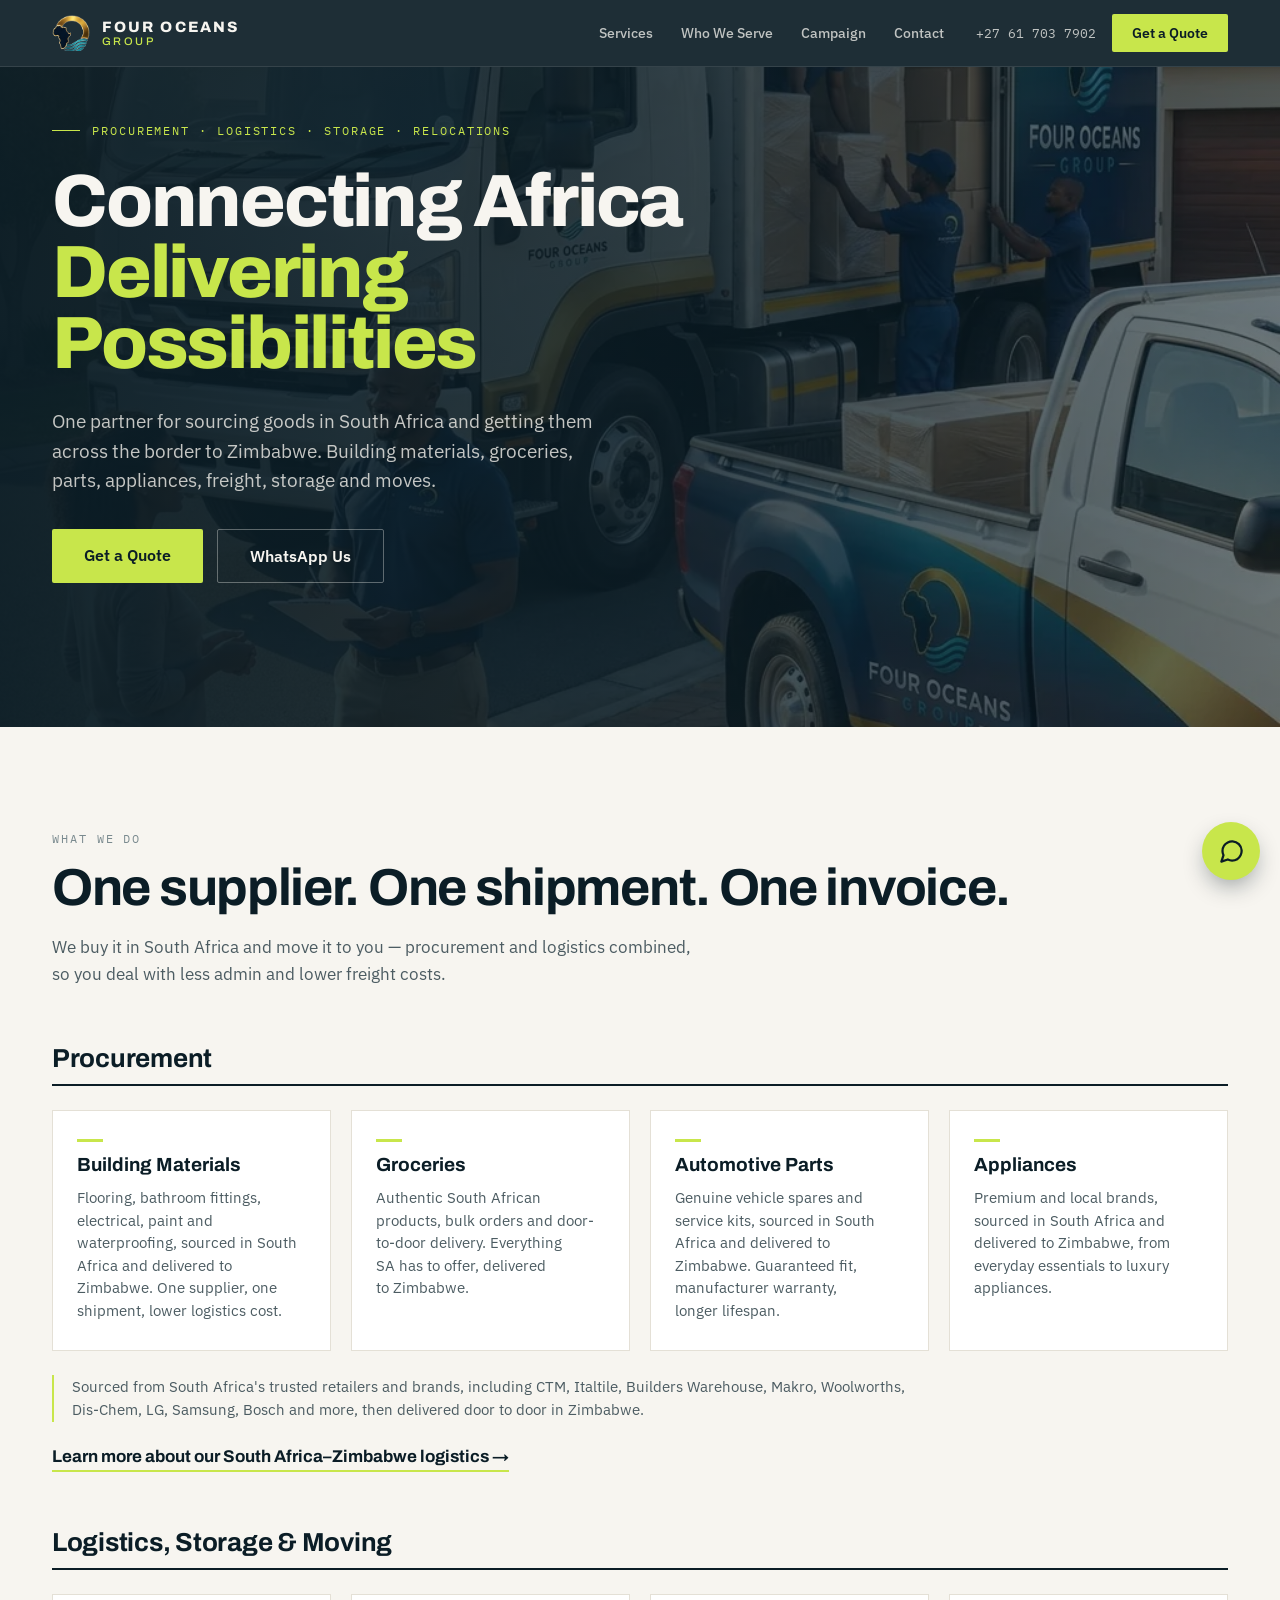
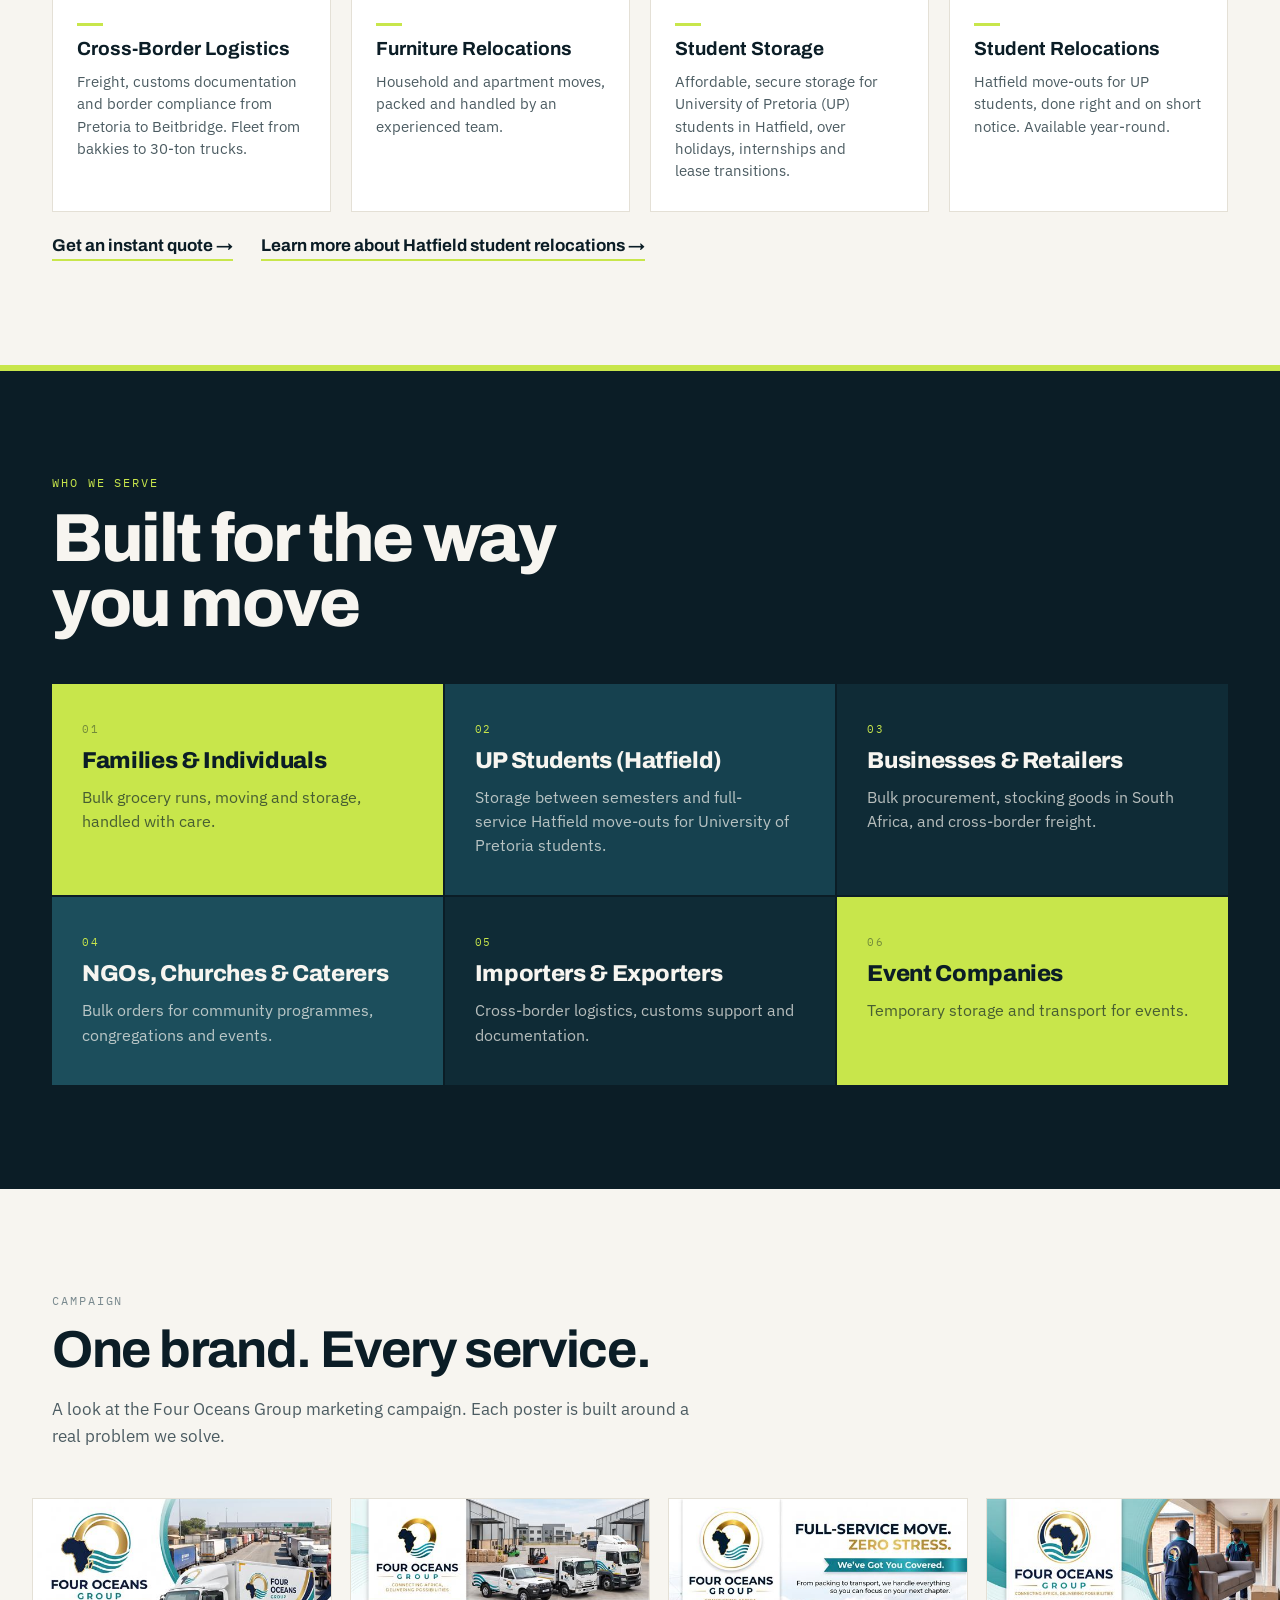
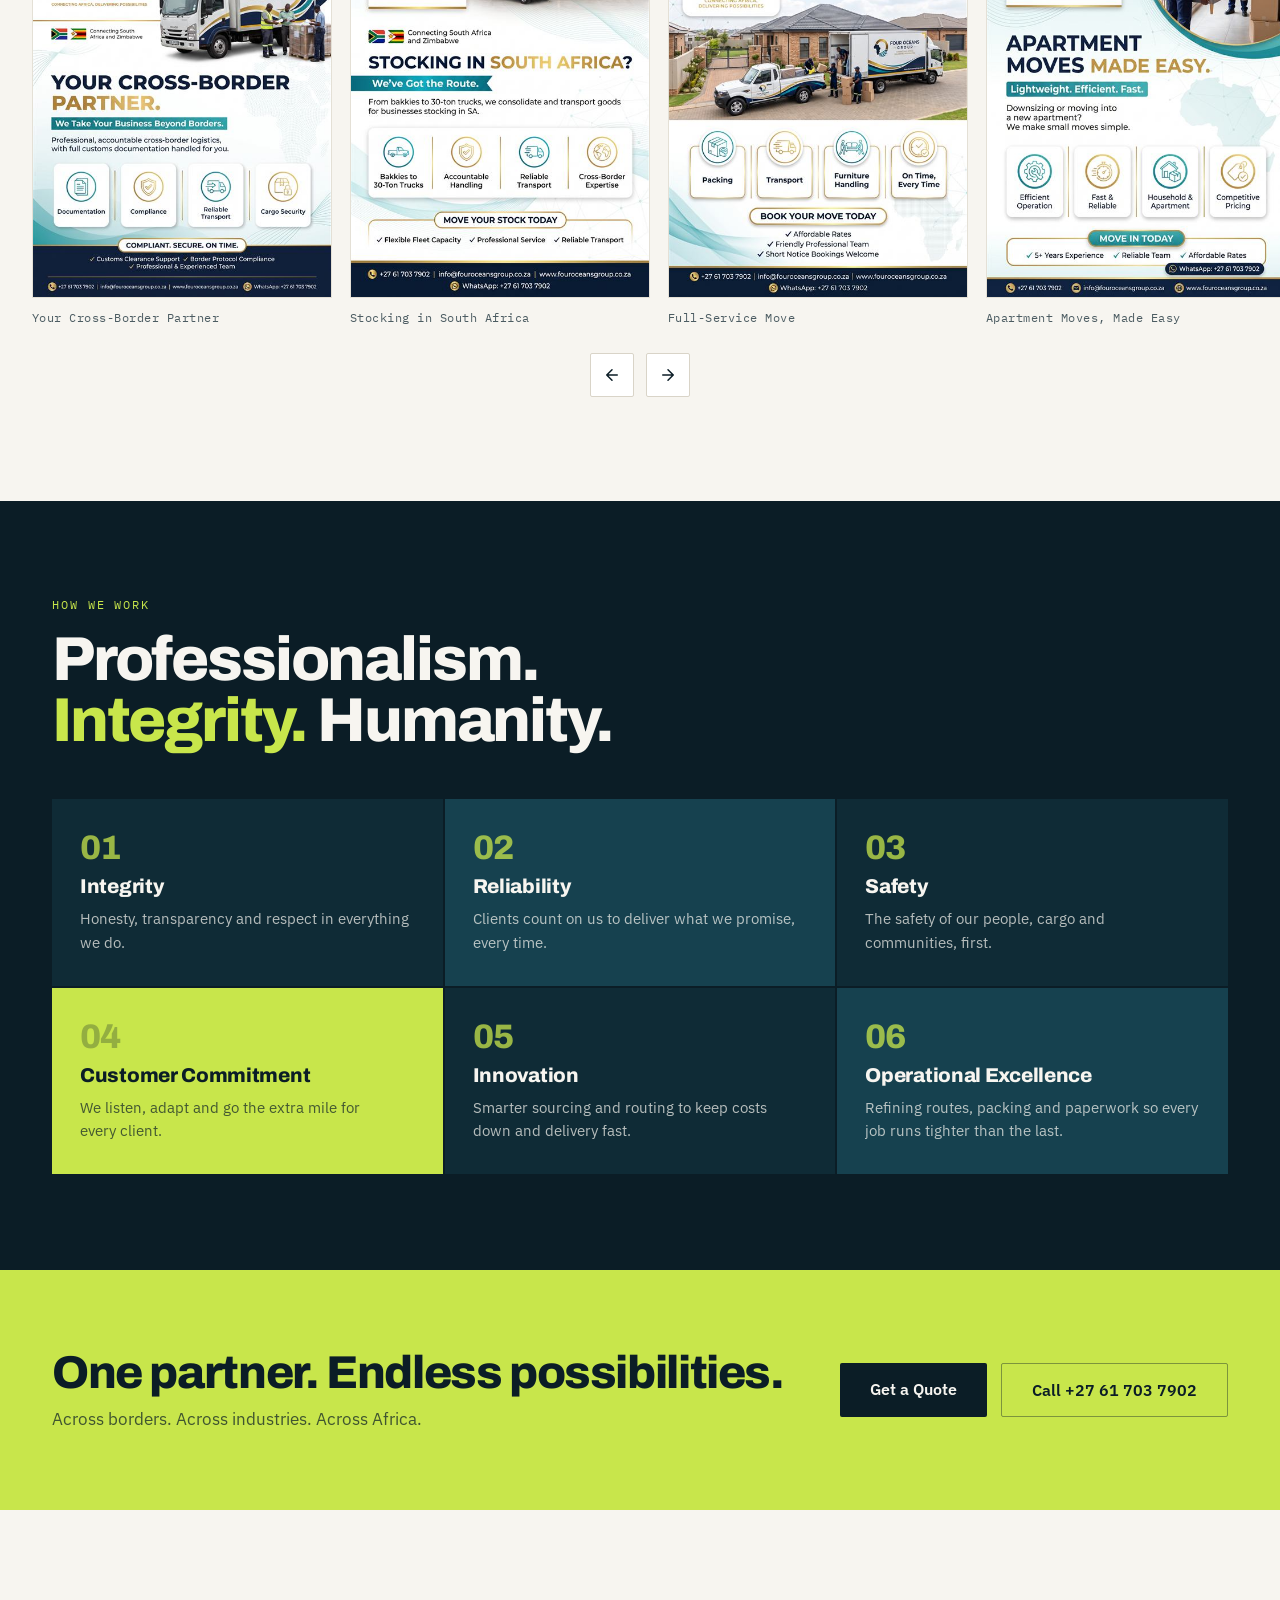
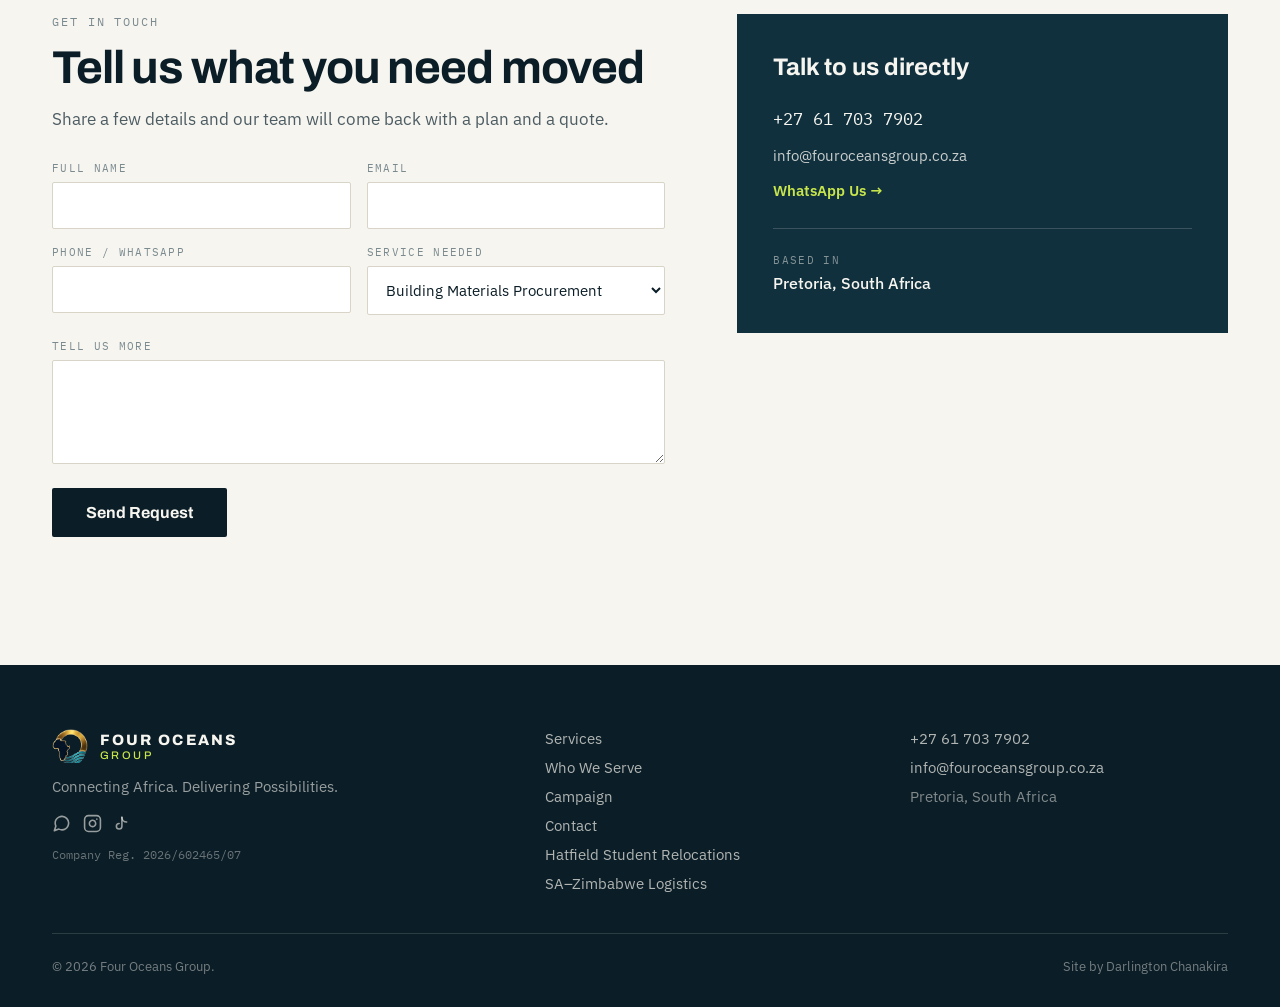
<file: index.html>
<!doctype html>
<html lang="en">
<head>
<meta charset="UTF-8">
<meta name="viewport" content="width=device-width, initial-scale=1.0">
<title>Four Oceans Group: Connecting Africa, Delivering Possibilities</title>
<meta name="description" content="Four Oceans Group delivers building materials, groceries, auto parts and appliances procurement, plus cross-border logistics, storage and relocations, connecting South Africa and Zimbabwe.">
<link rel="canonical" href="https://fouroceansgroup.co.za/">

<meta property="og:type" content="website">
<meta property="og:site_name" content="Four Oceans Group">
<meta property="og:title" content="Four Oceans Group: Connecting Africa, Delivering Possibilities">
<meta property="og:description" content="Four Oceans Group delivers building materials, groceries, auto parts and appliances procurement, plus cross-border logistics, storage and relocations, connecting South Africa and Zimbabwe.">
<meta property="og:image" content="https://fouroceansgroup.co.za/assets/og-image.jpg">
<meta property="og:image:width" content="1200">
<meta property="og:image:height" content="630">
<meta property="og:url" content="https://fouroceansgroup.co.za/">
<meta property="og:locale" content="en_ZA">
<meta name="twitter:card" content="summary_large_image">
<meta name="twitter:title" content="Four Oceans Group: Connecting Africa, Delivering Possibilities">
<meta name="twitter:description" content="Four Oceans Group delivers building materials, groceries, auto parts and appliances procurement, plus cross-border logistics, storage and relocations, connecting South Africa and Zimbabwe.">
<meta name="twitter:image" content="https://fouroceansgroup.co.za/assets/og-image.jpg">

<meta name="google-site-verification" content="REPLACE_WITH_GSC_VERIFICATION_TOKEN">
<script src="ga4.js"></script>
<link rel="icon" href="favicon.ico" sizes="any">
<link rel="icon" type="image/png" sizes="32x32" href="assets/favicon-32x32.png">
<link rel="icon" type="image/png" sizes="16x16" href="assets/favicon-16x16.png">
<link rel="apple-touch-icon" href="assets/apple-touch-icon.png">
<link rel="manifest" href="site.webmanifest">
<meta name="theme-color" content="#F7F5F0">
<link rel="preconnect" href="https://fonts.googleapis.com">
<link rel="preconnect" href="https://fonts.gstatic.com" crossorigin>
<link href="https://fonts.googleapis.com/css2?family=Archivo:wght@500;600;700;800&family=IBM+Plex+Sans:wght@400;500;600&family=IBM+Plex+Mono:wght@400;500&display=swap" rel="stylesheet">
<style>
  body { margin: 0; background: #F7F5F0; color: #0B1D26; -webkit-font-smoothing: antialiased; font-family: 'IBM Plex Sans', system-ui, sans-serif; overflow-x: hidden; }
  a { color: #10303D; text-decoration: none; }
  a:hover { color: #0B1D26; }
  * { box-sizing: border-box; }
  a:focus-visible, button:focus-visible { outline: 2px solid #C8E64B; outline-offset: 2px; }

  .link-lime:hover { color: #C8E64B; }
  .link-lime-bright:hover { color: #D8F168; }
  .btn-lime:hover { background: #D8F168; }
  .btn-navy:hover { background: #10303D; }
  .btn-outline:hover { border-color: #C8E64B; color: #C8E64B; }
  .btn-outline-navy:hover { border-color: #0B1D26; }
  .tile-lift:hover { transform: translateY(-4px); }
  .quote-link:hover { gap: 16px; }

  .menu-btn { display: none; }
  .menu-btn svg { pointer-events: none; }
  .sr-only { position: absolute; width: 1px; height: 1px; padding: 0; margin: -1px; overflow: hidden; clip: rect(0,0,0,0); white-space: nowrap; border: 0; }

  #mobileNavPanel[hidden] { display: none; }
  @keyframes mobileNavIn { from { opacity: 0; transform: translateY(-6px); } to { opacity: 1; transform: translateY(0); } }
  .mobile-nav-panel { animation: mobileNavIn 220ms cubic-bezier(0, 0, 0.2, 1) both; }

  .wa-fab { transition: transform 160ms ease, background 160ms ease, box-shadow 160ms ease; }
  .wa-fab:hover { background: #D8F168; transform: translateY(-2px); }
  .poster-track:active { cursor: grabbing; }
  @media (max-width: 520px) {
    .wa-fab { width: 52px !important; height: 52px !important; right: 16px !important; bottom: 16px !important; }
  }
  @media (prefers-reduced-motion: no-preference) {
    @keyframes waFabIn { from { opacity: 0; transform: scale(0.7); } to { opacity: 1; transform: scale(1); } }
    .wa-fab { animation: waFabIn 0.4s cubic-bezier(0.16, 1, 0.3, 1) both; animation-delay: 1s; }
  }

  @media (prefers-reduced-motion: no-preference) {
    @keyframes heroRise { from { opacity: 0; transform: translateY(16px); } to { opacity: 1; transform: translateY(0); } }
    @keyframes heroLine { from { opacity: 0; transform: translateY(26px); } to { opacity: 1; transform: translateY(0); } }
    @keyframes heroWipe { from { clip-path: inset(0 100% 0 0); } to { clip-path: inset(0 0 0 0); } }
    .hero-eyebrow { animation: heroRise 0.55s cubic-bezier(0.16, 1, 0.3, 1) both; animation-delay: 0.05s; }
    .hero-line { animation: heroLine 0.65s cubic-bezier(0.16, 1, 0.3, 1) both; }
    .hero-line--1 { animation-delay: 0.15s; }
    .hero-line--2 { animation-delay: 0.32s; }
    .hero-ctas { animation: heroRise 0.6s cubic-bezier(0.16, 1, 0.3, 1) both; animation-delay: 0.5s; }
    .hero-photo { animation: heroWipe 0.8s cubic-bezier(0.16, 1, 0.3, 1) both; animation-delay: 0.3s; will-change: clip-path; }
  }

  @media (max-width: 860px) {
    .grid-4, .grid-3 { grid-template-columns: repeat(2, 1fr) !important; }
  }

  @media (max-width: 780px) {
    .site-nav, .header-phone { display: none !important; }
    .menu-btn { display: flex !important; }
    .header-inner { padding: 12px 20px !important; gap: 14px !important; }
    .hero-inner { padding: 28px 20px 40px !important; }
    .hero-h1 { font-size: 42px !important; letter-spacing: -0.02em !important; }
    .hero-sub { font-size: 16px !important; }
    .two-col-head { grid-template-columns: 1fr !important; gap: 18px !important; }
    .section-inner { padding-left: 20px !important; padding-right: 20px !important; }
    .contact-grid { grid-template-columns: 1fr !important; gap: 40px !important; }
    .form-grid { grid-template-columns: 1fr !important; }
    .footer-grid { grid-template-columns: 1fr !important; gap: 32px !important; }
    .cta-banner { flex-direction: column !important; align-items: flex-start !important; }
    .h2-lg { font-size: 34px !important; }
    .h2-xl { font-size: 40px !important; }
  }

  @media (max-width: 520px) {
    .grid-4, .grid-3 { grid-template-columns: 1fr !important; }
  }
</style>
<script type="application/ld+json">
{
  "@context": "https://schema.org",
  "@type": "MovingCompany",
  "name": "Four Oceans Group",
  "image": "https://fouroceansgroup.co.za/assets/hero-truck.jpg",
  "logo": "https://fouroceansgroup.co.za/assets/logo-mark.png",
  "url": "https://fouroceansgroup.co.za/",
  "telephone": "+27617037902",
  "email": "info@fouroceansgroup.co.za",
  "address": { "@type": "PostalAddress", "addressLocality": "Pretoria", "addressRegion": "Gauteng", "addressCountry": "ZA" },
  "areaServed": [
    { "@type": "Country", "name": "South Africa" },
    { "@type": "Country", "name": "Zimbabwe" },
    { "@type": "Place", "name": "Hatfield, Pretoria" }
  ],
  "sameAs": [
    "https://www.instagram.com/fouroceansgroup",
    "https://www.tiktok.com/@fouroceansgroup",
    "https://wa.me/27617037902"
  ],
  "description": "Four Oceans Group delivers building materials, groceries, auto parts and appliances procurement, plus cross-border logistics, storage and relocations, connecting South Africa and Zimbabwe.",
  "hasOfferCatalog": {
    "@type": "OfferCatalog",
    "name": "Services",
    "itemListElement": [
      { "@type": "Offer", "itemOffered": { "@type": "Service", "name": "Building Materials Procurement" } },
      { "@type": "Offer", "itemOffered": { "@type": "Service", "name": "Grocery Procurement" } },
      { "@type": "Offer", "itemOffered": { "@type": "Service", "name": "Automotive Parts Procurement" } },
      { "@type": "Offer", "itemOffered": { "@type": "Service", "name": "Household Appliances Procurement" } },
      { "@type": "Offer", "itemOffered": { "@type": "Service", "name": "Cross-Border Logistics" } },
      { "@type": "Offer", "itemOffered": { "@type": "Service", "name": "Furniture Relocations" } },
      { "@type": "Offer", "itemOffered": { "@type": "Service", "name": "Student Storage" } },
      { "@type": "Offer", "itemOffered": { "@type": "Service", "name": "Student Relocations" } }
    ]
  }
}
</script>
</head>
<body>

<header style="position: sticky; top: 0; z-index: 40; background: rgba(11,29,38,0.92); -webkit-backdrop-filter: blur(10px); backdrop-filter: blur(10px); border-bottom: 1px solid rgba(255,255,255,0.1);">
  <div class="header-inner" style="max-width: 1240px; margin: 0 auto; padding: 14px 32px; display: flex; align-items: center; gap: 32px;">
    <a href="#top" style="display: flex; align-items: center; gap: 12px; color: #F7F5F0;">
      <img src="assets/logo-mark.png" alt="Four Oceans Group" style="height: 36px; width: auto; display: block;" />
      <span style="font-family: 'Archivo', sans-serif; font-weight: 800; font-size: 15px; letter-spacing: 0.14em; text-transform: uppercase; line-height: 1.1;">Four Oceans<span style="display: block; font-weight: 500; color: #C8E64B; letter-spacing: 0.22em; font-size: 11px;">Group</span></span>
    </a>
    <nav class="site-nav" style="display: flex; gap: 28px; margin-left: auto; font-size: 14px; font-weight: 500;">
      <a href="#services" class="link-lime" style="color: rgba(247,245,240,0.75);">Services</a>
      <a href="#who-we-serve" class="link-lime" style="color: rgba(247,245,240,0.75);">Who We Serve</a>
      <a href="#campaign" class="link-lime" style="color: rgba(247,245,240,0.75);">Campaign</a>
      <a href="#contact" class="link-lime" style="color: rgba(247,245,240,0.75);">Contact</a>
    </nav>
    <div style="display: flex; align-items: center; gap: 16px;">
      <a href="tel:+27617037902" class="header-phone link-lime" style="font-family: 'IBM Plex Mono', monospace; font-size: 13px; color: rgba(247,245,240,0.75);">+27 61 703 7902</a>
      <a href="#contact" class="btn-lime" style="background: #C8E64B; color: #0B1D26; font-weight: 600; font-size: 14px; padding: 10px 20px; border-radius: 2px; white-space: nowrap;">Get a Quote</a>
      <button type="button" id="navToggle" class="menu-btn btn-outline" aria-label="Toggle menu" aria-expanded="false" style="align-items: center; justify-content: center; width: 38px; height: 38px; border: 1px solid rgba(247,245,240,0.3); background: transparent; color: #F7F5F0; border-radius: 2px; cursor: pointer; padding: 0;">
        <svg width="18" height="18" viewBox="0 0 24 24" fill="none" stroke="currentColor" stroke-width="2" stroke-linecap="round" stroke-linejoin="round" aria-hidden="true"><path id="navToggleIcon" d="M4 7H20M4 12H20M4 17H20"></path></svg>
      </button>
    </div>
  </div>
  <div id="mobileNavPanel" class="mobile-nav-panel" hidden style="border-top: 1px solid rgba(255,255,255,0.1); background: #0B1D26;">
    <nav style="display: flex; flex-direction: column; padding: 8px 20px 20px;">
      <a href="#services" class="link-lime" style="color: rgba(247,245,240,0.85); padding: 14px 0; border-bottom: 1px solid rgba(255,255,255,0.08); font-size: 15px;">Services</a>
      <a href="#who-we-serve" class="link-lime" style="color: rgba(247,245,240,0.85); padding: 14px 0; border-bottom: 1px solid rgba(255,255,255,0.08); font-size: 15px;">Who We Serve</a>
      <a href="#campaign" class="link-lime" style="color: rgba(247,245,240,0.85); padding: 14px 0; border-bottom: 1px solid rgba(255,255,255,0.08); font-size: 15px;">Campaign</a>
      <a href="#contact" class="link-lime" style="color: rgba(247,245,240,0.85); padding: 14px 0; border-bottom: 1px solid rgba(255,255,255,0.08); font-size: 15px;">Contact</a>
      <a href="tel:+27617037902" style="color: #C8E64B; padding: 14px 0; font-family: 'IBM Plex Mono', monospace; font-size: 14px;">+27 61 703 7902</a>
    </nav>
  </div>
</header>

<section id="top" style="position: relative; background: #0B1D26; min-height: 660px; display: flex; align-items: flex-start; overflow: hidden;">
  <picture>
    <source srcset="assets/hero-truck.webp" type="image/webp">
    <img class="hero-photo" src="assets/hero-truck.jpg" alt="A Four Oceans Group mover with a clipboard greeting a client on her driveway, while staff load boxes into the liveried box truck and bakkie behind them" width="1024" height="1024" fetchpriority="high" style="position: absolute; inset: 0; width: 100%; height: 100%; object-fit: cover; opacity: 0.55;" />
  </picture>
  <div style="position: absolute; inset: 0; background: linear-gradient(90deg, rgba(11,29,38,0.94) 0%, rgba(11,29,38,0.72) 46%, rgba(11,29,38,0.25) 100%);"></div>
  <div class="hero-inner" style="position: relative; max-width: 1240px; margin: 0 auto; padding: 56px 32px 72px; width: 100%;">
    <div style="max-width: 720px; display: flex; flex-direction: column; gap: 28px;">
      <div class="hero-eyebrow" style="display: flex; align-items: center; gap: 12px; font-family: 'IBM Plex Mono', monospace; font-size: 12px; letter-spacing: 0.16em; text-transform: uppercase; color: #C8E64B;">
        <span style="width: 28px; height: 1px; background: #C8E64B; display: block;"></span>
        Procurement · Logistics · Storage · Relocations
      </div>
      <h1 class="hero-h1" style="font-family: 'Archivo', sans-serif; font-weight: 800; font-size: 74px; line-height: 0.96; letter-spacing: -0.03em; color: #F7F5F0; margin: 0; text-wrap: balance;"><span class="sr-only">Cross-Border Procurement, Logistics &amp; Relocations Between South Africa and Zimbabwe — </span><span class="hero-line hero-line--1" style="display: block;">Connecting Africa</span><span class="hero-line hero-line--2" style="display: block; color: #C8E64B;">Delivering Possibilities</span></h1>
      <p class="hero-sub" style="font-size: 19px; line-height: 1.55; color: rgba(247,245,240,0.78); margin: 0; max-width: 560px; text-wrap: pretty;">One partner for sourcing goods in South Africa and getting them across the border to Zimbabwe. Building materials, groceries, parts, appliances, freight, storage and moves.</p>
      <div class="hero-ctas" style="display: flex; gap: 14px; flex-wrap: wrap; padding-top: 6px;">
        <a href="#contact" class="btn-lime" style="background: #C8E64B; color: #0B1D26; font-weight: 600; font-size: 16px; padding: 16px 32px; border-radius: 2px;">Get a Quote</a>
        <a href="https://wa.me/27617037902" target="_blank" rel="noopener" class="btn-outline" style="border: 1px solid rgba(247,245,240,0.35); color: #F7F5F0; font-weight: 600; font-size: 16px; padding: 16px 32px; border-radius: 2px;">WhatsApp Us</a>
      </div>
    </div>
  </div>
</section>

<section id="services" style="background: #F7F5F0; padding: 104px 0;">
  <div class="section-inner" style="max-width: 1240px; margin: 0 auto; padding: 0 32px; display: flex; flex-direction: column; gap: 56px;">
    <div style="display: flex; flex-direction: column; gap: 20px;">
      <div>
        <div style="font-family: 'IBM Plex Mono', monospace; font-size: 12px; letter-spacing: 0.16em; text-transform: uppercase; color: #7A8A8F; margin-bottom: 16px;">What We Do</div>
        <h2 class="h2-lg" style="font-family: 'Archivo', sans-serif; font-weight: 700; font-size: 52px; line-height: 1.0; letter-spacing: -0.025em; margin: 0; color: #0B1D26;">One supplier. One shipment. One invoice.</h2>
      </div>
      <p style="font-size: 17px; line-height: 1.6; color: #4C5C62; margin: 0; max-width: 640px; text-wrap: pretty;">We buy it in South Africa and move it to you — procurement and logistics combined, so you deal with less admin and lower freight costs.</p>
    </div>

    <div style="display: flex; flex-direction: column; gap: 24px;">
      <div style="display: flex; align-items: baseline; gap: 16px; border-bottom: 2px solid #0B1D26; padding-bottom: 12px;">
        <h3 style="font-family: 'Archivo', sans-serif; font-weight: 700; font-size: 26px; letter-spacing: -0.01em; margin: 0;">Procurement</h3>
      </div>
      <div class="grid-4" style="display: grid; grid-template-columns: repeat(4, 1fr); gap: 20px;">
        <article class="btn-outline-navy" style="background: #FFFFFF; border: 1px solid #E4E0D6; padding: 28px 24px; display: flex; flex-direction: column; gap: 12px;">
          <div style="width: 26px; height: 3px; background: #C8E64B;"></div>
          <h4 style="font-family: 'Archivo', sans-serif; font-weight: 700; font-size: 19px; margin: 0; color: #0B1D26;">Building Materials</h4>
          <p style="font-size: 14.5px; line-height: 1.55; color: #4C5C62; margin: 0; text-wrap: pretty;">Flooring, bathroom fittings, electrical, paint and waterproofing, sourced in South Africa and delivered to Zimbabwe. One supplier, one shipment, lower logistics cost.</p>
        </article>
        <article class="btn-outline-navy" style="background: #FFFFFF; border: 1px solid #E4E0D6; padding: 28px 24px; display: flex; flex-direction: column; gap: 12px;">
          <div style="width: 26px; height: 3px; background: #C8E64B;"></div>
          <h4 style="font-family: 'Archivo', sans-serif; font-weight: 700; font-size: 19px; margin: 0; color: #0B1D26;">Groceries</h4>
          <p style="font-size: 14.5px; line-height: 1.55; color: #4C5C62; margin: 0; text-wrap: pretty;">Authentic South African products, bulk orders and door-to-door delivery. Everything SA has to offer, delivered to Zimbabwe.</p>
        </article>
        <article class="btn-outline-navy" style="background: #FFFFFF; border: 1px solid #E4E0D6; padding: 28px 24px; display: flex; flex-direction: column; gap: 12px;">
          <div style="width: 26px; height: 3px; background: #C8E64B;"></div>
          <h4 style="font-family: 'Archivo', sans-serif; font-weight: 700; font-size: 19px; margin: 0; color: #0B1D26;">Automotive Parts</h4>
          <p style="font-size: 14.5px; line-height: 1.55; color: #4C5C62; margin: 0; text-wrap: pretty;">Genuine vehicle spares and service kits, sourced in South Africa and delivered to Zimbabwe. Guaranteed fit, manufacturer warranty, longer lifespan.</p>
        </article>
        <article class="btn-outline-navy" style="background: #FFFFFF; border: 1px solid #E4E0D6; padding: 28px 24px; display: flex; flex-direction: column; gap: 12px;">
          <div style="width: 26px; height: 3px; background: #C8E64B;"></div>
          <h4 style="font-family: 'Archivo', sans-serif; font-weight: 700; font-size: 19px; margin: 0; color: #0B1D26;">Appliances</h4>
          <p style="font-size: 14.5px; line-height: 1.55; color: #4C5C62; margin: 0; text-wrap: pretty;">Premium and local brands, sourced in South Africa and delivered to Zimbabwe, from everyday essentials to luxury appliances.</p>
        </article>
      </div>
      <p style="font-size: 14.5px; line-height: 1.6; color: #4C5C62; margin: 0; max-width: 860px; border-left: 2px solid #C8E64B; padding-left: 18px;">Sourced from South Africa's trusted retailers and brands, including CTM, Italtile, Builders Warehouse, Makro, Woolworths, Dis-Chem, LG, Samsung, Bosch and more, then delivered door to door in Zimbabwe.</p>
      <div>
        <a href="south-africa-zimbabwe-logistics.html" class="quote-link" style="display: inline-flex; align-items: center; gap: 10px; font-family: 'Archivo', sans-serif; font-weight: 700; font-size: 17px; color: #0B1D26; border-bottom: 2px solid #C8E64B; padding-bottom: 4px;">Learn more about our South Africa–Zimbabwe logistics →</a>
      </div>
    </div>

    <div style="display: flex; flex-direction: column; gap: 24px;">
      <div style="display: flex; align-items: baseline; gap: 16px; border-bottom: 2px solid #0B1D26; padding-bottom: 12px;">
        <h3 style="font-family: 'Archivo', sans-serif; font-weight: 700; font-size: 26px; letter-spacing: -0.01em; margin: 0;">Logistics, Storage &amp; Moving</h3>
      </div>
      <div class="grid-4" style="display: grid; grid-template-columns: repeat(4, 1fr); gap: 20px;">
        <article class="btn-outline-navy" style="background: #FFFFFF; border: 1px solid #E4E0D6; padding: 28px 24px; display: flex; flex-direction: column; gap: 12px;">
          <div style="width: 26px; height: 3px; background: #C8E64B;"></div>
          <h4 style="font-family: 'Archivo', sans-serif; font-weight: 700; font-size: 19px; margin: 0; color: #0B1D26;">Cross-Border Logistics</h4>
          <p style="font-size: 14.5px; line-height: 1.55; color: #4C5C62; margin: 0; text-wrap: pretty;">Freight, customs documentation and border compliance from Pretoria to Beitbridge. Fleet from bakkies to 30-ton trucks.</p>
        </article>
        <article class="btn-outline-navy" style="background: #FFFFFF; border: 1px solid #E4E0D6; padding: 28px 24px; display: flex; flex-direction: column; gap: 12px;">
          <div style="width: 26px; height: 3px; background: #C8E64B;"></div>
          <h4 style="font-family: 'Archivo', sans-serif; font-weight: 700; font-size: 19px; margin: 0; color: #0B1D26;">Furniture Relocations</h4>
          <p style="font-size: 14.5px; line-height: 1.55; color: #4C5C62; margin: 0; text-wrap: pretty;">Household and apartment moves, packed and handled by an experienced team.</p>
        </article>
        <article class="btn-outline-navy" style="background: #FFFFFF; border: 1px solid #E4E0D6; padding: 28px 24px; display: flex; flex-direction: column; gap: 12px;">
          <div style="width: 26px; height: 3px; background: #C8E64B;"></div>
          <h4 style="font-family: 'Archivo', sans-serif; font-weight: 700; font-size: 19px; margin: 0; color: #0B1D26;">Student Storage</h4>
          <p style="font-size: 14.5px; line-height: 1.55; color: #4C5C62; margin: 0; text-wrap: pretty;">Affordable, secure storage for University of Pretoria (UP) students in Hatfield, over holidays, internships and lease transitions.</p>
        </article>
        <article class="btn-outline-navy" style="background: #FFFFFF; border: 1px solid #E4E0D6; padding: 28px 24px; display: flex; flex-direction: column; gap: 12px;">
          <div style="width: 26px; height: 3px; background: #C8E64B;"></div>
          <h4 style="font-family: 'Archivo', sans-serif; font-weight: 700; font-size: 19px; margin: 0; color: #0B1D26;">Student Relocations</h4>
          <p style="font-size: 14.5px; line-height: 1.55; color: #4C5C62; margin: 0; text-wrap: pretty;">Hatfield move-outs for UP students, done right and on short notice. Available year-round.</p>
        </article>
      </div>
      <div style="display: flex; gap: 28px; flex-wrap: wrap;">
        <a href="quote.html" class="quote-link" style="display: inline-flex; align-items: center; gap: 10px; font-family: 'Archivo', sans-serif; font-weight: 700; font-size: 17px; color: #0B1D26; border-bottom: 2px solid #C8E64B; padding-bottom: 4px;">Get an instant quote →</a>
        <a href="hatfield-student-relocations.html" class="quote-link" style="display: inline-flex; align-items: center; gap: 10px; font-family: 'Archivo', sans-serif; font-weight: 700; font-size: 17px; color: #0B1D26; border-bottom: 2px solid #C8E64B; padding-bottom: 4px;">Learn more about Hatfield student relocations →</a>
      </div>
    </div>
  </div>
</section>

<section id="who-we-serve" style="background: #0B1D26; padding: 104px 0; color: #F7F5F0; border-top: 6px solid #C8E64B;">
  <div class="section-inner" style="max-width: 1240px; margin: 0 auto; padding: 0 32px; display: flex; flex-direction: column; gap: 48px;">
    <div class="two-col-head" style="display: grid; grid-template-columns: 1fr 1fr; gap: 48px; align-items: end;">
      <div>
        <div style="font-family: 'IBM Plex Mono', monospace; font-size: 12px; letter-spacing: 0.16em; text-transform: uppercase; color: #C8E64B; margin-bottom: 16px;">Who We Serve</div>
        <h2 class="h2-xl" style="font-family: 'Archivo', sans-serif; font-weight: 800; font-size: 68px; line-height: 0.96; letter-spacing: -0.035em; margin: 0;">Built for the way you move</h2>
      </div>
    </div>
    <div class="grid-3" style="display: grid; grid-template-columns: repeat(3, 1fr); gap: 2px;">
      <div class="tile-lift" style="background: #C8E64B; padding: 38px 30px; display: flex; flex-direction: column; gap: 12px; transition: transform 160ms ease;">
        <div style="font-family: 'IBM Plex Mono', monospace; font-size: 11px; letter-spacing: 0.16em; color: rgba(11,29,38,0.45);">01</div>
        <h4 style="font-family: 'Archivo', sans-serif; font-weight: 800; font-size: 23px; letter-spacing: -0.015em; margin: 0; color: #0B1D26;">Families &amp; Individuals</h4>
        <p style="font-size: 15.5px; line-height: 1.55; color: rgba(11,29,38,0.68); margin: 0; text-wrap: pretty;">Bulk grocery runs, moving and storage, handled with care.</p>
      </div>
      <div class="tile-lift" style="background: #16414F; padding: 38px 30px; display: flex; flex-direction: column; gap: 12px; transition: transform 160ms ease;">
        <div style="font-family: 'IBM Plex Mono', monospace; font-size: 11px; letter-spacing: 0.16em; color: #C8E64B;">02</div>
        <h4 style="font-family: 'Archivo', sans-serif; font-weight: 800; font-size: 23px; letter-spacing: -0.015em; margin: 0; color: #F7F5F0;">UP Students (Hatfield)</h4>
        <p style="font-size: 15.5px; line-height: 1.55; color: rgba(247,245,240,0.72); margin: 0; text-wrap: pretty;">Storage between semesters and full-service Hatfield move-outs for University of Pretoria students.</p>
      </div>
      <div class="tile-lift" style="background: #0F2B36; padding: 38px 30px; display: flex; flex-direction: column; gap: 12px; transition: transform 160ms ease;">
        <div style="font-family: 'IBM Plex Mono', monospace; font-size: 11px; letter-spacing: 0.16em; color: #C8E64B;">03</div>
        <h4 style="font-family: 'Archivo', sans-serif; font-weight: 800; font-size: 23px; letter-spacing: -0.015em; margin: 0; color: #F7F5F0;">Businesses &amp; Retailers</h4>
        <p style="font-size: 15.5px; line-height: 1.55; color: rgba(247,245,240,0.72); margin: 0; text-wrap: pretty;">Bulk procurement, stocking goods in South Africa, and cross-border freight.</p>
      </div>
      <div class="tile-lift" style="background: #1C4E5C; padding: 38px 30px; display: flex; flex-direction: column; gap: 12px; transition: transform 160ms ease;">
        <div style="font-family: 'IBM Plex Mono', monospace; font-size: 11px; letter-spacing: 0.16em; color: #C8E64B;">04</div>
        <h4 style="font-family: 'Archivo', sans-serif; font-weight: 800; font-size: 23px; letter-spacing: -0.015em; margin: 0; color: #F7F5F0;">NGOs, Churches &amp; Caterers</h4>
        <p style="font-size: 15.5px; line-height: 1.55; color: rgba(247,245,240,0.72); margin: 0; text-wrap: pretty;">Bulk orders for community programmes, congregations and events.</p>
      </div>
      <div class="tile-lift" style="background: #0F2B36; padding: 38px 30px; display: flex; flex-direction: column; gap: 12px; transition: transform 160ms ease;">
        <div style="font-family: 'IBM Plex Mono', monospace; font-size: 11px; letter-spacing: 0.16em; color: #C8E64B;">05</div>
        <h4 style="font-family: 'Archivo', sans-serif; font-weight: 800; font-size: 23px; letter-spacing: -0.015em; margin: 0; color: #F7F5F0;">Importers &amp; Exporters</h4>
        <p style="font-size: 15.5px; line-height: 1.55; color: rgba(247,245,240,0.72); margin: 0; text-wrap: pretty;">Cross-border logistics, customs support and documentation.</p>
      </div>
      <div class="tile-lift" style="background: #C8E64B; padding: 38px 30px; display: flex; flex-direction: column; gap: 12px; transition: transform 160ms ease;">
        <div style="font-family: 'IBM Plex Mono', monospace; font-size: 11px; letter-spacing: 0.16em; color: rgba(11,29,38,0.45);">06</div>
        <h4 style="font-family: 'Archivo', sans-serif; font-weight: 800; font-size: 23px; letter-spacing: -0.015em; margin: 0; color: #0B1D26;">Event Companies</h4>
        <p style="font-size: 15.5px; line-height: 1.55; color: rgba(11,29,38,0.68); margin: 0; text-wrap: pretty;">Temporary storage and transport for events.</p>
      </div>
    </div>
  </div>
</section>

<section id="campaign" style="background: #F7F5F0; padding: 104px 0; overflow: hidden;">
  <div class="section-inner" style="max-width: 1240px; margin: 0 auto; padding: 0 32px 44px; display: flex; flex-direction: column; gap: 20px;">
    <div>
      <div style="font-family: 'IBM Plex Mono', monospace; font-size: 12px; letter-spacing: 0.16em; text-transform: uppercase; color: #7A8A8F; margin-bottom: 16px;">Campaign</div>
      <h2 class="h2-lg" style="font-family: 'Archivo', sans-serif; font-weight: 700; font-size: 52px; line-height: 1.0; letter-spacing: -0.025em; margin: 0; color: #0B1D26;">One brand. Every service.</h2>
    </div>
    <p style="font-size: 17px; line-height: 1.6; color: #4C5C62; margin: 0; max-width: 640px; text-wrap: pretty;">A look at the Four Oceans Group marketing campaign. Each poster is built around a real problem we solve.</p>
  </div>
  <div id="posterTrack" role="region" aria-label="Four Oceans Group campaign posters" aria-roledescription="carousel" class="section-inner poster-track" style="display: flex; gap: 18px; overflow-x: auto; overscroll-behavior-x: contain; -webkit-overflow-scrolling: touch; padding: 4px 32px 24px; cursor: grab; scrollbar-width: none;">
    <figure style="margin: 0; flex: 0 0 300px; display: flex; flex-direction: column; gap: 12px;"><img src="assets/posters/Your-Cross-Border-Partner-Poster.jpg" alt="Four Oceans Group poster: Your Cross-Border Partner" draggable="false" loading="lazy" style="width: 100%; aspect-ratio: 3 / 4; object-fit: cover; background: #E4E0D6; display: block; border: 1px solid #E4E0D6; user-select: none;" /><figcaption style="font-family: 'IBM Plex Mono', monospace; font-size: 12px; letter-spacing: 0.04em; color: #4C5C62;">Your Cross-Border Partner</figcaption></figure>
    <figure style="margin: 0; flex: 0 0 300px; display: flex; flex-direction: column; gap: 12px;"><img src="assets/posters/Stocking-In-South-Africa-Poster.jpg" alt="Four Oceans Group poster: Stocking in South Africa" draggable="false" loading="lazy" style="width: 100%; aspect-ratio: 3 / 4; object-fit: cover; background: #E4E0D6; display: block; border: 1px solid #E4E0D6; user-select: none;" /><figcaption style="font-family: 'IBM Plex Mono', monospace; font-size: 12px; letter-spacing: 0.04em; color: #4C5C62;">Stocking in South Africa</figcaption></figure>
    <figure style="margin: 0; flex: 0 0 300px; display: flex; flex-direction: column; gap: 12px;"><img src="assets/posters/Full-Service-Move-Poster.jpg" alt="Four Oceans Group poster: Full-Service Move" draggable="false" loading="lazy" style="width: 100%; aspect-ratio: 3 / 4; object-fit: cover; background: #E4E0D6; display: block; border: 1px solid #E4E0D6; user-select: none;" /><figcaption style="font-family: 'IBM Plex Mono', monospace; font-size: 12px; letter-spacing: 0.04em; color: #4C5C62;">Full-Service Move</figcaption></figure>
    <figure style="margin: 0; flex: 0 0 300px; display: flex; flex-direction: column; gap: 12px;"><img src="assets/posters/Apartment-Moves-Made-Easy-Poster.jpg" alt="Four Oceans Group poster: Apartment Moves, Made Easy" draggable="false" loading="lazy" style="width: 100%; aspect-ratio: 3 / 4; object-fit: cover; background: #E4E0D6; display: block; border: 1px solid #E4E0D6; user-select: none;" /><figcaption style="font-family: 'IBM Plex Mono', monospace; font-size: 12px; letter-spacing: 0.04em; color: #4C5C62;">Apartment Moves, Made Easy</figcaption></figure>
    <figure style="margin: 0; flex: 0 0 300px; display: flex; flex-direction: column; gap: 12px;"><img src="assets/posters/Everything-SA-Poster.jpg" alt="Four Oceans Group poster: Everything SA" draggable="false" loading="lazy" style="width: 100%; aspect-ratio: 3 / 4; object-fit: cover; background: #E4E0D6; display: block; border: 1px solid #E4E0D6; user-select: none;" /><figcaption style="font-family: 'IBM Plex Mono', monospace; font-size: 12px; letter-spacing: 0.04em; color: #4C5C62;">Everything SA</figcaption></figure>
    <figure style="margin: 0; flex: 0 0 300px; display: flex; flex-direction: column; gap: 12px;"><img src="assets/posters/Bulk-Orders-For-Business-Poster.jpg" alt="Four Oceans Group poster: Bulk Orders for Business" draggable="false" loading="lazy" style="width: 100%; aspect-ratio: 3 / 4; object-fit: cover; background: #E4E0D6; display: block; border: 1px solid #E4E0D6; user-select: none;" /><figcaption style="font-family: 'IBM Plex Mono', monospace; font-size: 12px; letter-spacing: 0.04em; color: #4C5C62;">Bulk Orders for Business</figcaption></figure>
    <figure style="margin: 0; flex: 0 0 300px; display: flex; flex-direction: column; gap: 12px;"><img src="assets/posters/Genuine-Parts-Poster.jpg" alt="Four Oceans Group poster: Genuine Parts" draggable="false" loading="lazy" style="width: 100%; aspect-ratio: 3 / 4; object-fit: cover; background: #E4E0D6; display: block; border: 1px solid #E4E0D6; user-select: none;" /><figcaption style="font-family: 'IBM Plex Mono', monospace; font-size: 12px; letter-spacing: 0.04em; color: #4C5C62;">Genuine Parts</figcaption></figure>
    <figure style="margin: 0; flex: 0 0 300px; display: flex; flex-direction: column; gap: 12px;"><img src="assets/posters/Service-Kits-Poster.jpg" alt="Four Oceans Group poster: Service Kits" draggable="false" loading="lazy" style="width: 100%; aspect-ratio: 3 / 4; object-fit: cover; background: #E4E0D6; display: block; border: 1px solid #E4E0D6; user-select: none;" /><figcaption style="font-family: 'IBM Plex Mono', monospace; font-size: 12px; letter-spacing: 0.04em; color: #4C5C62;">Service Kits</figcaption></figure>
    <figure style="margin: 0; flex: 0 0 300px; display: flex; flex-direction: column; gap: 12px;"><img src="assets/posters/Premium-Appliances-Poster.jpg" alt="Four Oceans Group poster: Premium Appliances" draggable="false" loading="lazy" style="width: 100%; aspect-ratio: 3 / 4; object-fit: cover; background: #E4E0D6; display: block; border: 1px solid #E4E0D6; user-select: none;" /><figcaption style="font-family: 'IBM Plex Mono', monospace; font-size: 12px; letter-spacing: 0.04em; color: #4C5C62;">Premium Appliances</figcaption></figure>
    <figure style="margin: 0; flex: 0 0 300px; display: flex; flex-direction: column; gap: 12px;"><img src="assets/posters/Everyday-Appliances-Poster.jpg" alt="Four Oceans Group poster: Everyday Appliances" draggable="false" loading="lazy" style="width: 100%; aspect-ratio: 3 / 4; object-fit: cover; background: #E4E0D6; display: block; border: 1px solid #E4E0D6; user-select: none;" /><figcaption style="font-family: 'IBM Plex Mono', monospace; font-size: 12px; letter-spacing: 0.04em; color: #4C5C62;">Everyday Appliances</figcaption></figure>
    <figure style="margin: 0; flex: 0 0 300px; display: flex; flex-direction: column; gap: 12px;"><img src="assets/posters/Flooring-Sorted-Poster.jpg" alt="Four Oceans Group poster: Flooring Sorted" draggable="false" loading="lazy" style="width: 100%; aspect-ratio: 3 / 4; object-fit: cover; background: #E4E0D6; display: block; border: 1px solid #E4E0D6; user-select: none;" /><figcaption style="font-family: 'IBM Plex Mono', monospace; font-size: 12px; letter-spacing: 0.04em; color: #4C5C62;">Flooring Sorted</figcaption></figure>
    <figure style="margin: 0; flex: 0 0 300px; display: flex; flex-direction: column; gap: 12px;"><img src="assets/posters/Finish-It-Properly-Poster.jpg" alt="Four Oceans Group poster: Finish It Properly" draggable="false" loading="lazy" style="width: 100%; aspect-ratio: 3 / 4; object-fit: cover; background: #E4E0D6; display: block; border: 1px solid #E4E0D6; user-select: none;" /><figcaption style="font-family: 'IBM Plex Mono', monospace; font-size: 12px; letter-spacing: 0.04em; color: #4C5C62;">Finish It Properly</figcaption></figure>
    <figure style="margin: 0; flex: 0 0 300px; display: flex; flex-direction: column; gap: 12px;"><img src="assets/posters/Bathrooms-Built-Right-Poster.jpg" alt="Four Oceans Group poster: Bathrooms, Built Right" draggable="false" loading="lazy" style="width: 100%; aspect-ratio: 3 / 4; object-fit: cover; background: #E4E0D6; display: block; border: 1px solid #E4E0D6; user-select: none;" /><figcaption style="font-family: 'IBM Plex Mono', monospace; font-size: 12px; letter-spacing: 0.04em; color: #4C5C62;">Bathrooms, Built Right</figcaption></figure>
    <figure style="margin: 0; flex: 0 0 300px; display: flex; flex-direction: column; gap: 12px;"><img src="assets/posters/Life-In-Transit-Poster.jpg" alt="Four Oceans Group poster: Life in Transit" draggable="false" loading="lazy" style="width: 100%; aspect-ratio: 3 / 4; object-fit: cover; background: #E4E0D6; display: block; border: 1px solid #E4E0D6; user-select: none;" /><figcaption style="font-family: 'IBM Plex Mono', monospace; font-size: 12px; letter-spacing: 0.04em; color: #4C5C62;">Life in Transit</figcaption></figure>
    <figure style="margin: 0; flex: 0 0 300px; display: flex; flex-direction: column; gap: 12px;"><img src="assets/posters/Holiday-Storage-Poster.jpg" alt="Four Oceans Group poster: Holiday Storage" draggable="false" loading="lazy" style="width: 100%; aspect-ratio: 3 / 4; object-fit: cover; background: #E4E0D6; display: block; border: 1px solid #E4E0D6; user-select: none;" /><figcaption style="font-family: 'IBM Plex Mono', monospace; font-size: 12px; letter-spacing: 0.04em; color: #4C5C62;">Holiday Storage</figcaption></figure>
    <figure style="margin: 0; flex: 0 0 300px; display: flex; flex-direction: column; gap: 12px;"><img src="assets/posters/Bakkie-Only-Poster.jpg" alt="Four Oceans Group poster: Bakkie-Only Service" draggable="false" loading="lazy" style="width: 100%; aspect-ratio: 3 / 4; object-fit: cover; background: #E4E0D6; display: block; border: 1px solid #E4E0D6; user-select: none;" /><figcaption style="font-family: 'IBM Plex Mono', monospace; font-size: 12px; letter-spacing: 0.04em; color: #4C5C62;">Bakkie-Only Service</figcaption></figure>
    <figure style="margin: 0; flex: 0 0 300px; display: flex; flex-direction: column; gap: 12px;"><img src="assets/posters/Last-Minute-Move-Poster.jpg" alt="Four Oceans Group poster: Last-Minute Move" draggable="false" loading="lazy" style="width: 100%; aspect-ratio: 3 / 4; object-fit: cover; background: #E4E0D6; display: block; border: 1px solid #E4E0D6; user-select: none;" /><figcaption style="font-family: 'IBM Plex Mono', monospace; font-size: 12px; letter-spacing: 0.04em; color: #4C5C62;">Last-Minute Move</figcaption></figure>
    <figure style="margin: 0; flex: 0 0 300px; display: flex; flex-direction: column; gap: 12px;"><img src="assets/posters/Move-Out-Assistance-Poster.jpg" alt="Four Oceans Group poster: Move-Out Assistance" draggable="false" loading="lazy" style="width: 100%; aspect-ratio: 3 / 4; object-fit: cover; background: #E4E0D6; display: block; border: 1px solid #E4E0D6; user-select: none;" /><figcaption style="font-family: 'IBM Plex Mono', monospace; font-size: 12px; letter-spacing: 0.04em; color: #4C5C62;">Move-Out Assistance</figcaption></figure>
    <figure style="margin: 0; flex: 0 0 300px; display: flex; flex-direction: column; gap: 12px;"><img src="assets/posters/Hatfield-Move-Out-Poster.jpg" alt="Four Oceans Group poster: Hatfield Move-Out" draggable="false" loading="lazy" style="width: 100%; aspect-ratio: 3 / 4; object-fit: cover; background: #E4E0D6; display: block; border: 1px solid #E4E0D6; user-select: none;" /><figcaption style="font-family: 'IBM Plex Mono', monospace; font-size: 12px; letter-spacing: 0.04em; color: #4C5C62;">Hatfield Move-Out</figcaption></figure>
    <!-- duplicate set for seamless loop -->
    <figure aria-hidden="true" style="margin: 0; flex: 0 0 300px; display: flex; flex-direction: column; gap: 12px;"><img src="assets/posters/Your-Cross-Border-Partner-Poster.jpg" alt="" draggable="false" loading="lazy" style="width: 100%; aspect-ratio: 3 / 4; object-fit: cover; background: #E4E0D6; display: block; border: 1px solid #E4E0D6; user-select: none;" /><figcaption style="font-family: 'IBM Plex Mono', monospace; font-size: 12px; letter-spacing: 0.04em; color: #4C5C62;">Your Cross-Border Partner</figcaption></figure>
    <figure aria-hidden="true" style="margin: 0; flex: 0 0 300px; display: flex; flex-direction: column; gap: 12px;"><img src="assets/posters/Stocking-In-South-Africa-Poster.jpg" alt="" draggable="false" loading="lazy" style="width: 100%; aspect-ratio: 3 / 4; object-fit: cover; background: #E4E0D6; display: block; border: 1px solid #E4E0D6; user-select: none;" /><figcaption style="font-family: 'IBM Plex Mono', monospace; font-size: 12px; letter-spacing: 0.04em; color: #4C5C62;">Stocking in South Africa</figcaption></figure>
    <figure aria-hidden="true" style="margin: 0; flex: 0 0 300px; display: flex; flex-direction: column; gap: 12px;"><img src="assets/posters/Full-Service-Move-Poster.jpg" alt="" draggable="false" loading="lazy" style="width: 100%; aspect-ratio: 3 / 4; object-fit: cover; background: #E4E0D6; display: block; border: 1px solid #E4E0D6; user-select: none;" /><figcaption style="font-family: 'IBM Plex Mono', monospace; font-size: 12px; letter-spacing: 0.04em; color: #4C5C62;">Full-Service Move</figcaption></figure>
    <figure aria-hidden="true" style="margin: 0; flex: 0 0 300px; display: flex; flex-direction: column; gap: 12px;"><img src="assets/posters/Apartment-Moves-Made-Easy-Poster.jpg" alt="" draggable="false" loading="lazy" style="width: 100%; aspect-ratio: 3 / 4; object-fit: cover; background: #E4E0D6; display: block; border: 1px solid #E4E0D6; user-select: none;" /><figcaption style="font-family: 'IBM Plex Mono', monospace; font-size: 12px; letter-spacing: 0.04em; color: #4C5C62;">Apartment Moves, Made Easy</figcaption></figure>
    <figure aria-hidden="true" style="margin: 0; flex: 0 0 300px; display: flex; flex-direction: column; gap: 12px;"><img src="assets/posters/Everything-SA-Poster.jpg" alt="" draggable="false" loading="lazy" style="width: 100%; aspect-ratio: 3 / 4; object-fit: cover; background: #E4E0D6; display: block; border: 1px solid #E4E0D6; user-select: none;" /><figcaption style="font-family: 'IBM Plex Mono', monospace; font-size: 12px; letter-spacing: 0.04em; color: #4C5C62;">Everything SA</figcaption></figure>
    <figure aria-hidden="true" style="margin: 0; flex: 0 0 300px; display: flex; flex-direction: column; gap: 12px;"><img src="assets/posters/Bulk-Orders-For-Business-Poster.jpg" alt="" draggable="false" loading="lazy" style="width: 100%; aspect-ratio: 3 / 4; object-fit: cover; background: #E4E0D6; display: block; border: 1px solid #E4E0D6; user-select: none;" /><figcaption style="font-family: 'IBM Plex Mono', monospace; font-size: 12px; letter-spacing: 0.04em; color: #4C5C62;">Bulk Orders for Business</figcaption></figure>
    <figure aria-hidden="true" style="margin: 0; flex: 0 0 300px; display: flex; flex-direction: column; gap: 12px;"><img src="assets/posters/Genuine-Parts-Poster.jpg" alt="" draggable="false" loading="lazy" style="width: 100%; aspect-ratio: 3 / 4; object-fit: cover; background: #E4E0D6; display: block; border: 1px solid #E4E0D6; user-select: none;" /><figcaption style="font-family: 'IBM Plex Mono', monospace; font-size: 12px; letter-spacing: 0.04em; color: #4C5C62;">Genuine Parts</figcaption></figure>
    <figure aria-hidden="true" style="margin: 0; flex: 0 0 300px; display: flex; flex-direction: column; gap: 12px;"><img src="assets/posters/Service-Kits-Poster.jpg" alt="" draggable="false" loading="lazy" style="width: 100%; aspect-ratio: 3 / 4; object-fit: cover; background: #E4E0D6; display: block; border: 1px solid #E4E0D6; user-select: none;" /><figcaption style="font-family: 'IBM Plex Mono', monospace; font-size: 12px; letter-spacing: 0.04em; color: #4C5C62;">Service Kits</figcaption></figure>
    <figure aria-hidden="true" style="margin: 0; flex: 0 0 300px; display: flex; flex-direction: column; gap: 12px;"><img src="assets/posters/Premium-Appliances-Poster.jpg" alt="" draggable="false" loading="lazy" style="width: 100%; aspect-ratio: 3 / 4; object-fit: cover; background: #E4E0D6; display: block; border: 1px solid #E4E0D6; user-select: none;" /><figcaption style="font-family: 'IBM Plex Mono', monospace; font-size: 12px; letter-spacing: 0.04em; color: #4C5C62;">Premium Appliances</figcaption></figure>
    <figure aria-hidden="true" style="margin: 0; flex: 0 0 300px; display: flex; flex-direction: column; gap: 12px;"><img src="assets/posters/Everyday-Appliances-Poster.jpg" alt="" draggable="false" loading="lazy" style="width: 100%; aspect-ratio: 3 / 4; object-fit: cover; background: #E4E0D6; display: block; border: 1px solid #E4E0D6; user-select: none;" /><figcaption style="font-family: 'IBM Plex Mono', monospace; font-size: 12px; letter-spacing: 0.04em; color: #4C5C62;">Everyday Appliances</figcaption></figure>
    <figure aria-hidden="true" style="margin: 0; flex: 0 0 300px; display: flex; flex-direction: column; gap: 12px;"><img src="assets/posters/Flooring-Sorted-Poster.jpg" alt="" draggable="false" loading="lazy" style="width: 100%; aspect-ratio: 3 / 4; object-fit: cover; background: #E4E0D6; display: block; border: 1px solid #E4E0D6; user-select: none;" /><figcaption style="font-family: 'IBM Plex Mono', monospace; font-size: 12px; letter-spacing: 0.04em; color: #4C5C62;">Flooring Sorted</figcaption></figure>
    <figure aria-hidden="true" style="margin: 0; flex: 0 0 300px; display: flex; flex-direction: column; gap: 12px;"><img src="assets/posters/Finish-It-Properly-Poster.jpg" alt="" draggable="false" loading="lazy" style="width: 100%; aspect-ratio: 3 / 4; object-fit: cover; background: #E4E0D6; display: block; border: 1px solid #E4E0D6; user-select: none;" /><figcaption style="font-family: 'IBM Plex Mono', monospace; font-size: 12px; letter-spacing: 0.04em; color: #4C5C62;">Finish It Properly</figcaption></figure>
    <figure aria-hidden="true" style="margin: 0; flex: 0 0 300px; display: flex; flex-direction: column; gap: 12px;"><img src="assets/posters/Bathrooms-Built-Right-Poster.jpg" alt="" draggable="false" loading="lazy" style="width: 100%; aspect-ratio: 3 / 4; object-fit: cover; background: #E4E0D6; display: block; border: 1px solid #E4E0D6; user-select: none;" /><figcaption style="font-family: 'IBM Plex Mono', monospace; font-size: 12px; letter-spacing: 0.04em; color: #4C5C62;">Bathrooms, Built Right</figcaption></figure>
    <figure aria-hidden="true" style="margin: 0; flex: 0 0 300px; display: flex; flex-direction: column; gap: 12px;"><img src="assets/posters/Life-In-Transit-Poster.jpg" alt="" draggable="false" loading="lazy" style="width: 100%; aspect-ratio: 3 / 4; object-fit: cover; background: #E4E0D6; display: block; border: 1px solid #E4E0D6; user-select: none;" /><figcaption style="font-family: 'IBM Plex Mono', monospace; font-size: 12px; letter-spacing: 0.04em; color: #4C5C62;">Life in Transit</figcaption></figure>
    <figure aria-hidden="true" style="margin: 0; flex: 0 0 300px; display: flex; flex-direction: column; gap: 12px;"><img src="assets/posters/Holiday-Storage-Poster.jpg" alt="" draggable="false" loading="lazy" style="width: 100%; aspect-ratio: 3 / 4; object-fit: cover; background: #E4E0D6; display: block; border: 1px solid #E4E0D6; user-select: none;" /><figcaption style="font-family: 'IBM Plex Mono', monospace; font-size: 12px; letter-spacing: 0.04em; color: #4C5C62;">Holiday Storage</figcaption></figure>
    <figure aria-hidden="true" style="margin: 0; flex: 0 0 300px; display: flex; flex-direction: column; gap: 12px;"><img src="assets/posters/Bakkie-Only-Poster.jpg" alt="" draggable="false" loading="lazy" style="width: 100%; aspect-ratio: 3 / 4; object-fit: cover; background: #E4E0D6; display: block; border: 1px solid #E4E0D6; user-select: none;" /><figcaption style="font-family: 'IBM Plex Mono', monospace; font-size: 12px; letter-spacing: 0.04em; color: #4C5C62;">Bakkie-Only Service</figcaption></figure>
    <figure aria-hidden="true" style="margin: 0; flex: 0 0 300px; display: flex; flex-direction: column; gap: 12px;"><img src="assets/posters/Last-Minute-Move-Poster.jpg" alt="" draggable="false" loading="lazy" style="width: 100%; aspect-ratio: 3 / 4; object-fit: cover; background: #E4E0D6; display: block; border: 1px solid #E4E0D6; user-select: none;" /><figcaption style="font-family: 'IBM Plex Mono', monospace; font-size: 12px; letter-spacing: 0.04em; color: #4C5C62;">Last-Minute Move</figcaption></figure>
    <figure aria-hidden="true" style="margin: 0; flex: 0 0 300px; display: flex; flex-direction: column; gap: 12px;"><img src="assets/posters/Move-Out-Assistance-Poster.jpg" alt="" draggable="false" loading="lazy" style="width: 100%; aspect-ratio: 3 / 4; object-fit: cover; background: #E4E0D6; display: block; border: 1px solid #E4E0D6; user-select: none;" /><figcaption style="font-family: 'IBM Plex Mono', monospace; font-size: 12px; letter-spacing: 0.04em; color: #4C5C62;">Move-Out Assistance</figcaption></figure>
    <figure aria-hidden="true" style="margin: 0; flex: 0 0 300px; display: flex; flex-direction: column; gap: 12px;"><img src="assets/posters/Hatfield-Move-Out-Poster.jpg" alt="" draggable="false" loading="lazy" style="width: 100%; aspect-ratio: 3 / 4; object-fit: cover; background: #E4E0D6; display: block; border: 1px solid #E4E0D6; user-select: none;" /><figcaption style="font-family: 'IBM Plex Mono', monospace; font-size: 12px; letter-spacing: 0.04em; color: #4C5C62;">Hatfield Move-Out</figcaption></figure>
  </div>
  <div class="section-inner" style="max-width: 1240px; margin: 0 auto; padding: 4px 32px 0; display: flex; align-items: center; justify-content: center; gap: 12px;">
    <button type="button" id="posterPrev" class="btn-outline-navy" aria-label="Previous posters" style="width: 44px; height: 44px; border: 1px solid #D9D4C8; background: #FFFFFF; color: #0B1D26; cursor: pointer; border-radius: 2px; padding: 0; display: flex; align-items: center; justify-content: center;">
      <svg width="18" height="18" viewBox="0 0 24 24" fill="none" stroke="currentColor" stroke-width="2" stroke-linecap="round" stroke-linejoin="round" aria-hidden="true"><path d="M19 12H5M12 19l-7-7 7-7"></path></svg>
    </button>
    <button type="button" id="posterNext" class="btn-outline-navy" aria-label="Next posters" style="width: 44px; height: 44px; border: 1px solid #D9D4C8; background: #FFFFFF; color: #0B1D26; cursor: pointer; border-radius: 2px; padding: 0; display: flex; align-items: center; justify-content: center;">
      <svg width="18" height="18" viewBox="0 0 24 24" fill="none" stroke="currentColor" stroke-width="2" stroke-linecap="round" stroke-linejoin="round" aria-hidden="true"><path d="M5 12h14M12 5l7 7-7 7"></path></svg>
    </button>
  </div>
</section>

<section style="background: #0B1D26; padding: 96px 0; color: #F7F5F0;">
  <div class="section-inner" style="max-width: 1240px; margin: 0 auto; padding: 0 32px; display: flex; flex-direction: column; gap: 48px;">
    <div style="max-width: 760px;">
      <div style="font-family: 'IBM Plex Mono', monospace; font-size: 12px; letter-spacing: 0.16em; text-transform: uppercase; color: #C8E64B; margin-bottom: 18px;">How We Work</div>
      <h2 class="h2-xl" style="font-family: 'Archivo', sans-serif; font-weight: 800; font-size: 62px; line-height: 0.98; letter-spacing: -0.035em; margin: 0; text-wrap: balance;">Professionalism. <span style="color: #C8E64B;">Integrity.</span> Humanity.</h2>
    </div>
    <div class="grid-3" style="display: grid; grid-template-columns: repeat(3, 1fr); gap: 2px;">
      <div class="tile-lift" style="background: #0F2B36; padding: 32px 28px; display: flex; flex-direction: column; gap: 10px; transition: transform 160ms ease;">
        <div style="font-family: 'Archivo', sans-serif; font-weight: 800; font-size: 34px; line-height: 1; letter-spacing: -0.03em; color: rgba(200,230,75,0.75);">01</div>
        <h3 style="font-family: 'Archivo', sans-serif; font-weight: 800; font-size: 20px; letter-spacing: -0.015em; margin: 0; color: #F7F5F0;">Integrity</h3>
        <p style="font-size: 15px; line-height: 1.55; color: rgba(247,245,240,0.72); margin: 0; text-wrap: pretty;">Honesty, transparency and respect in everything we do.</p>
      </div>
      <div class="tile-lift" style="background: #16414F; padding: 32px 28px; display: flex; flex-direction: column; gap: 10px; transition: transform 160ms ease;">
        <div style="font-family: 'Archivo', sans-serif; font-weight: 800; font-size: 34px; line-height: 1; letter-spacing: -0.03em; color: rgba(200,230,75,0.75);">02</div>
        <h3 style="font-family: 'Archivo', sans-serif; font-weight: 800; font-size: 20px; letter-spacing: -0.015em; margin: 0; color: #F7F5F0;">Reliability</h3>
        <p style="font-size: 15px; line-height: 1.55; color: rgba(247,245,240,0.72); margin: 0; text-wrap: pretty;">Clients count on us to deliver what we promise, every time.</p>
      </div>
      <div class="tile-lift" style="background: #0F2B36; padding: 32px 28px; display: flex; flex-direction: column; gap: 10px; transition: transform 160ms ease;">
        <div style="font-family: 'Archivo', sans-serif; font-weight: 800; font-size: 34px; line-height: 1; letter-spacing: -0.03em; color: rgba(200,230,75,0.75);">03</div>
        <h3 style="font-family: 'Archivo', sans-serif; font-weight: 800; font-size: 20px; letter-spacing: -0.015em; margin: 0; color: #F7F5F0;">Safety</h3>
        <p style="font-size: 15px; line-height: 1.55; color: rgba(247,245,240,0.72); margin: 0; text-wrap: pretty;">The safety of our people, cargo and communities, first.</p>
      </div>
      <div class="tile-lift" style="background: #C8E64B; padding: 32px 28px; display: flex; flex-direction: column; gap: 10px; transition: transform 160ms ease;">
        <div style="font-family: 'Archivo', sans-serif; font-weight: 800; font-size: 34px; line-height: 1; letter-spacing: -0.03em; color: rgba(11,29,38,0.28);">04</div>
        <h3 style="font-family: 'Archivo', sans-serif; font-weight: 800; font-size: 20px; letter-spacing: -0.015em; margin: 0; color: #0B1D26;">Customer Commitment</h3>
        <p style="font-size: 15px; line-height: 1.55; color: rgba(11,29,38,0.7); margin: 0; text-wrap: pretty;">We listen, adapt and go the extra mile for every client.</p>
      </div>
      <div class="tile-lift" style="background: #0F2B36; padding: 32px 28px; display: flex; flex-direction: column; gap: 10px; transition: transform 160ms ease;">
        <div style="font-family: 'Archivo', sans-serif; font-weight: 800; font-size: 34px; line-height: 1; letter-spacing: -0.03em; color: rgba(200,230,75,0.75);">05</div>
        <h3 style="font-family: 'Archivo', sans-serif; font-weight: 800; font-size: 20px; letter-spacing: -0.015em; margin: 0; color: #F7F5F0;">Innovation</h3>
        <p style="font-size: 15px; line-height: 1.55; color: rgba(247,245,240,0.72); margin: 0; text-wrap: pretty;">Smarter sourcing and routing to keep costs down and delivery fast.</p>
      </div>
      <div class="tile-lift" style="background: #16414F; padding: 32px 28px; display: flex; flex-direction: column; gap: 10px; transition: transform 160ms ease;">
        <div style="font-family: 'Archivo', sans-serif; font-weight: 800; font-size: 34px; line-height: 1; letter-spacing: -0.03em; color: rgba(200,230,75,0.75);">06</div>
        <h3 style="font-family: 'Archivo', sans-serif; font-weight: 800; font-size: 20px; letter-spacing: -0.015em; margin: 0; color: #F7F5F0;">Operational Excellence</h3>
        <p style="font-size: 15px; line-height: 1.55; color: rgba(247,245,240,0.72); margin: 0; text-wrap: pretty;">Refining routes, packing and paperwork so every job runs tighter than the last.</p>
      </div>
    </div>
  </div>
</section>

<section style="background: #C8E64B; padding: 80px 0;">
  <div class="cta-banner section-inner" style="max-width: 1240px; margin: 0 auto; padding: 0 32px; display: flex; align-items: center; justify-content: space-between; gap: 48px; flex-wrap: wrap;">
    <div>
      <h2 style="font-family: 'Archivo', sans-serif; font-weight: 800; font-size: 46px; line-height: 1.0; letter-spacing: -0.03em; margin: 0 0 12px; color: #0B1D26;">One partner. Endless possibilities.</h2>
      <p style="font-size: 17px; color: rgba(11,29,38,0.72); margin: 0;">Across borders. Across industries. Across Africa.</p>
    </div>
    <div style="display: flex; gap: 14px; flex-wrap: wrap;">
      <a href="#contact" class="btn-navy" style="background: #0B1D26; color: #F7F5F0; font-weight: 600; font-size: 16px; padding: 16px 30px; border-radius: 2px;">Get a Quote</a>
      <a href="tel:+27617037902" class="btn-outline-navy" style="border: 1px solid rgba(11,29,38,0.4); color: #0B1D26; font-weight: 600; font-size: 16px; padding: 16px 30px; border-radius: 2px;">Call +27 61 703 7902</a>
    </div>
  </div>
</section>

<section id="contact" style="background: #F7F5F0; padding: 104px 0;">
  <div class="contact-grid section-inner" style="max-width: 1240px; margin: 0 auto; padding: 0 32px; display: grid; grid-template-columns: 1.25fr 1fr; gap: 72px;">
    <div style="display: flex; flex-direction: column; gap: 28px;">
      <div>
        <div style="font-family: 'IBM Plex Mono', monospace; font-size: 12px; letter-spacing: 0.16em; text-transform: uppercase; color: #7A8A8F; margin-bottom: 16px;">Get In Touch</div>
        <h2 style="font-family: 'Archivo', sans-serif; font-weight: 700; font-size: 46px; line-height: 1.02; letter-spacing: -0.025em; margin: 0 0 14px; color: #0B1D26;">Tell us what you need moved</h2>
        <p style="font-size: 17px; line-height: 1.6; color: #4C5C62; margin: 0;">Share a few details and our team will come back with a plan and a quote.</p>
      </div>
      <form id="contactForm" novalidate style="display: flex; flex-direction: column; gap: 24px;">
        <div class="form-grid" style="display: grid; grid-template-columns: 1fr 1fr; gap: 16px;">
          <label style="display: flex; flex-direction: column; gap: 7px;">
            <span style="font-family: 'IBM Plex Mono', monospace; font-size: 11px; letter-spacing: 0.12em; text-transform: uppercase; color: #7A8A8F;">Full name</span>
            <input type="text" id="cf-name" name="name" required autocomplete="name" style="border: 1px solid #D9D4C8; background: #FFFFFF; padding: 13px 14px; font-size: 15px; font-family: 'IBM Plex Sans', sans-serif; color: #0B1D26; border-radius: 2px;" />
          </label>
          <label style="display: flex; flex-direction: column; gap: 7px;">
            <span style="font-family: 'IBM Plex Mono', monospace; font-size: 11px; letter-spacing: 0.12em; text-transform: uppercase; color: #7A8A8F;">Email</span>
            <input type="email" id="cf-email" name="email" required autocomplete="email" style="border: 1px solid #D9D4C8; background: #FFFFFF; padding: 13px 14px; font-size: 15px; font-family: 'IBM Plex Sans', sans-serif; color: #0B1D26; border-radius: 2px;" />
          </label>
          <label style="display: flex; flex-direction: column; gap: 7px;">
            <span style="font-family: 'IBM Plex Mono', monospace; font-size: 11px; letter-spacing: 0.12em; text-transform: uppercase; color: #7A8A8F;">Phone / WhatsApp</span>
            <input type="tel" id="cf-phone" name="phone" autocomplete="tel" style="border: 1px solid #D9D4C8; background: #FFFFFF; padding: 13px 14px; font-size: 15px; font-family: 'IBM Plex Sans', sans-serif; color: #0B1D26; border-radius: 2px;" />
          </label>
          <label style="display: flex; flex-direction: column; gap: 7px;">
            <span style="font-family: 'IBM Plex Mono', monospace; font-size: 11px; letter-spacing: 0.12em; text-transform: uppercase; color: #7A8A8F;">Service needed</span>
            <select id="cf-service" name="service" style="border: 1px solid #D9D4C8; background: #FFFFFF; padding: 13px 14px; font-size: 15px; font-family: 'IBM Plex Sans', sans-serif; color: #0B1D26; border-radius: 2px;">
              <option>Building Materials Procurement</option>
              <option>Grocery Procurement</option>
              <option>Automotive Parts Procurement</option>
              <option>Household Appliances Procurement</option>
              <option>Furniture Relocations</option>
              <option>Cross-Border Logistics</option>
              <option>Student Storage</option>
              <option>Student Relocations</option>
              <option>Not sure yet</option>
            </select>
          </label>
        </div>
        <label style="display: flex; flex-direction: column; gap: 7px;">
          <span style="font-family: 'IBM Plex Mono', monospace; font-size: 11px; letter-spacing: 0.12em; text-transform: uppercase; color: #7A8A8F;">Tell us more</span>
          <textarea id="cf-message" name="message" rows="4" style="border: 1px solid #D9D4C8; background: #FFFFFF; padding: 13px 14px; font-size: 15px; font-family: 'IBM Plex Sans', sans-serif; color: #0B1D26; border-radius: 2px; resize: vertical;"></textarea>
        </label>
        <div>
          <button type="submit" class="btn-navy" style="background: #0B1D26; color: #F7F5F0; border: none; font-family: 'Archivo', sans-serif; font-weight: 700; font-size: 16px; padding: 16px 34px; border-radius: 2px; cursor: pointer;">Send Request</button>
        </div>
        <p id="contactFormStatus" role="status" aria-live="polite" style="margin: 0; font-size: 14.5px; color: #4C5C62;"></p>
      </form>
    </div>

    <aside style="background: #10303D; color: #F7F5F0; padding: 40px 36px; display: flex; flex-direction: column; gap: 28px; align-self: start;">
      <h3 style="font-family: 'Archivo', sans-serif; font-weight: 700; font-size: 24px; margin: 0;">Talk to us directly</h3>
      <div style="display: flex; flex-direction: column; gap: 16px;">
        <a href="tel:+27617037902" class="link-lime" style="color: #F7F5F0; font-family: 'IBM Plex Mono', monospace; font-size: 17px;">+27 61 703 7902</a>
        <a href="mailto:info@fouroceansgroup.co.za" class="link-lime" style="color: rgba(247,245,240,0.8); font-size: 15px;">info@fouroceansgroup.co.za</a>
        <a href="https://wa.me/27617037902" target="_blank" rel="noopener" class="link-lime-bright" style="color: #C8E64B; font-weight: 600; font-size: 15px;">WhatsApp Us →</a>
      </div>
      <div style="border-top: 1px solid rgba(247,245,240,0.18); padding-top: 24px; display: flex; flex-direction: column; gap: 6px;">
        <div style="font-family: 'IBM Plex Mono', monospace; font-size: 11px; letter-spacing: 0.12em; text-transform: uppercase; color: rgba(247,245,240,0.5);">Based in</div>
        <div style="font-size: 16px; font-weight: 500;">Pretoria, South Africa</div>
      </div>
    </aside>
  </div>
</section>

<footer style="background: #0B1D26; color: rgba(247,245,240,0.7); padding: 64px 0 32px;">
  <div class="section-inner" style="max-width: 1240px; margin: 0 auto; padding: 0 32px; display: flex; flex-direction: column; gap: 40px;">
    <div class="footer-grid" style="display: grid; grid-template-columns: 1.4fr 1fr 1fr; gap: 48px;">
      <div style="display: flex; flex-direction: column; gap: 14px;">
        <div style="display: flex; align-items: center; gap: 12px;">
          <img src="assets/logo-mark.png" alt="Four Oceans Group" style="height: 34px; width: auto; display: block;" />
          <span style="font-family: 'Archivo', sans-serif; font-weight: 800; font-size: 15px; letter-spacing: 0.14em; text-transform: uppercase; color: #F7F5F0; line-height: 1.1;">Four Oceans<span style="display: block; font-weight: 500; color: #C8E64B; letter-spacing: 0.22em; font-size: 11px;">Group</span></span>
        </div>
        <p style="margin: 0; font-size: 15px; color: rgba(247,245,240,0.6);">Connecting Africa. Delivering Possibilities.</p>
        <div style="display: flex; align-items: center; gap: 12px; margin-top: 4px;">
          <a href="https://wa.me/27617037902" target="_blank" rel="noopener" aria-label="WhatsApp" class="link-lime" style="color: rgba(247,245,240,0.6); display: flex;">
            <svg width="19" height="19" viewBox="0 0 24 24" fill="none" stroke="currentColor" stroke-width="2" stroke-linecap="round" stroke-linejoin="round"><path d="M21 11.5a8.38 8.38 0 0 1-.9 3.8 8.5 8.5 0 0 1-7.6 4.7 8.38 8.38 0 0 1-3.8-.9L3 21l1.9-5.7a8.38 8.38 0 0 1-.9-3.8 8.5 8.5 0 0 1 4.7-7.6 8.38 8.38 0 0 1 3.8-.9h.5a8.48 8.48 0 0 1 8 8v.5z"></path></svg>
          </a>
          <a href="https://www.instagram.com/fouroceansgroup" target="_blank" rel="noopener" aria-label="Instagram" class="link-lime" style="color: rgba(247,245,240,0.6); display: flex;">
            <svg width="19" height="19" viewBox="0 0 24 24" fill="none" stroke="currentColor" stroke-width="2" stroke-linecap="round" stroke-linejoin="round"><rect x="2" y="2" width="20" height="20" rx="5" ry="5"></rect><path d="M16 11.37A4 4 0 1 1 12.63 8 4 4 0 0 1 16 11.37z"></path><line x1="17.5" y1="6.5" x2="17.51" y2="6.5"></line></svg>
          </a>
          <a href="https://www.tiktok.com/@fouroceansgroup" target="_blank" rel="noopener" aria-label="TikTok" class="link-lime" style="color: rgba(247,245,240,0.6); display: flex;">
            <svg width="19" height="19" viewBox="0 0 24 24" fill="none" stroke="currentColor" stroke-width="2" stroke-linecap="round" stroke-linejoin="round"><path d="M10 4v11.5a3.5 3.5 0 1 1-3.5-3.5"></path><path d="M10 4c0 3.5 2.5 6 6 6"></path></svg>
          </a>
        </div>
        <p style="margin: 0; font-family: 'IBM Plex Mono', monospace; font-size: 12px; color: rgba(247,245,240,0.4);">Company Reg. 2026/602465/07</p>
      </div>
      <nav style="display: flex; flex-direction: column; gap: 10px; font-size: 15px;">
        <a href="#services" class="link-lime" style="color: rgba(247,245,240,0.7);">Services</a>
        <a href="#who-we-serve" class="link-lime" style="color: rgba(247,245,240,0.7);">Who We Serve</a>
        <a href="#campaign" class="link-lime" style="color: rgba(247,245,240,0.7);">Campaign</a>
        <a href="#contact" class="link-lime" style="color: rgba(247,245,240,0.7);">Contact</a>
        <a href="hatfield-student-relocations.html" class="link-lime" style="color: rgba(247,245,240,0.7);">Hatfield Student Relocations</a>
        <a href="south-africa-zimbabwe-logistics.html" class="link-lime" style="color: rgba(247,245,240,0.7);">SA–Zimbabwe Logistics</a>
      </nav>
      <div style="display: flex; flex-direction: column; gap: 10px; font-size: 15px;">
        <a href="tel:+27617037902" class="link-lime" style="color: rgba(247,245,240,0.7);">+27 61 703 7902</a>
        <a href="mailto:info@fouroceansgroup.co.za" class="link-lime" style="color: rgba(247,245,240,0.7);">info@fouroceansgroup.co.za</a>
        <span style="color: rgba(247,245,240,0.5);">Pretoria, South Africa</span>
      </div>
    </div>
    <div style="border-top: 1px solid rgba(247,245,240,0.14); padding-top: 24px; display: flex; justify-content: space-between; gap: 24px; flex-wrap: wrap; font-size: 13px; color: rgba(247,245,240,0.45);">
      <span>© 2026 Four Oceans Group.</span>
      <a href="https://darlingtonchanakira.com" target="_blank" rel="noopener" class="link-lime" style="color: rgba(247,245,240,0.45);">Site by Darlington Chanakira</a>
    </div>
  </div>
</footer>

<a href="https://wa.me/27617037902" target="_blank" rel="noopener" aria-label="Chat on WhatsApp" class="wa-fab" style="position: fixed; right: 20px; bottom: 20px; z-index: 45; width: 58px; height: 58px; border-radius: 50%; background: #C8E64B; color: #0B1D26; display: flex; align-items: center; justify-content: center; box-shadow: 0 10px 24px -6px rgba(11,29,38,0.45);">
  <svg width="27" height="27" viewBox="0 0 24 24" fill="none" stroke="currentColor" stroke-width="2" stroke-linecap="round" stroke-linejoin="round"><path d="M21 11.5a8.38 8.38 0 0 1-.9 3.8 8.5 8.5 0 0 1-7.6 4.7 8.38 8.38 0 0 1-3.8-.9L3 21l1.9-5.7a8.38 8.38 0 0 1-.9-3.8 8.5 8.5 0 0 1 4.7-7.6 8.38 8.38 0 0 1 3.8-.9h.5a8.48 8.48 0 0 1 8 8v.5z"></path></svg>
</a>

<script src="script.js?v=3"></script>
</body>
</html>
</file>
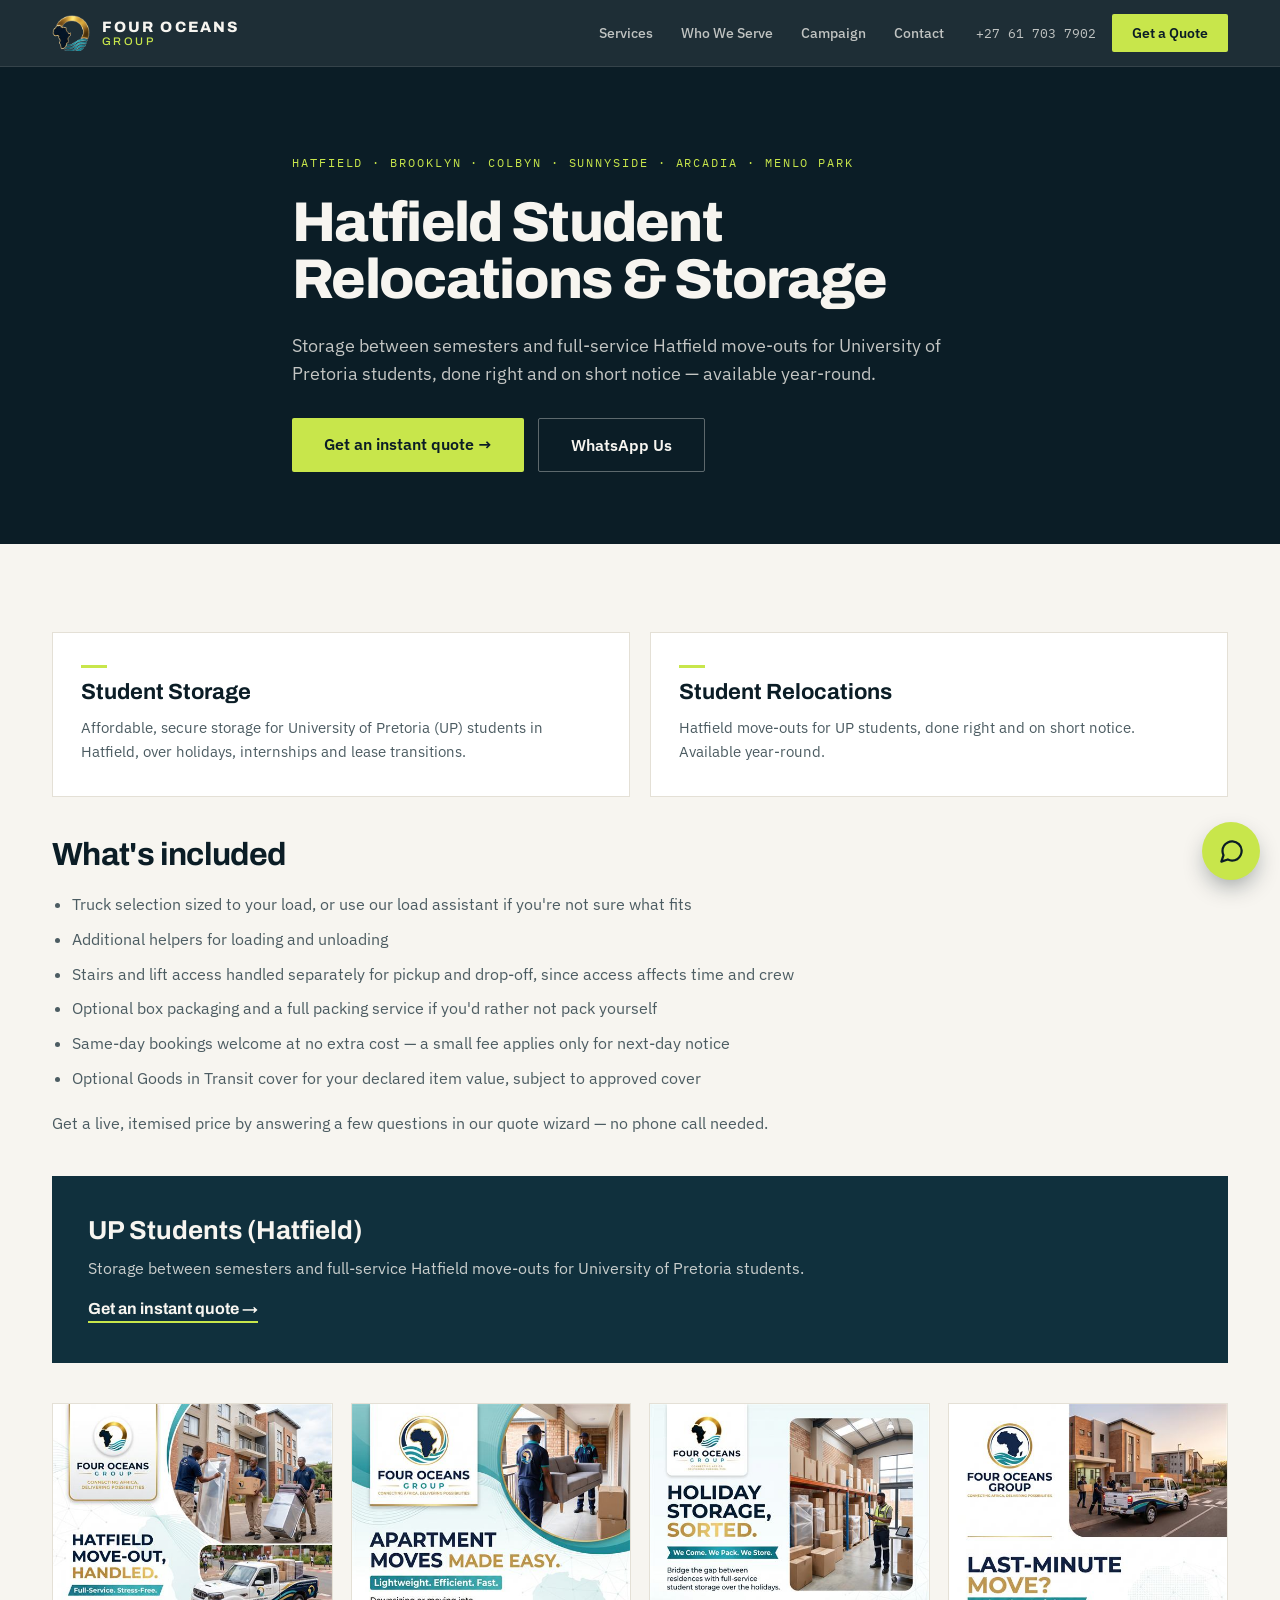
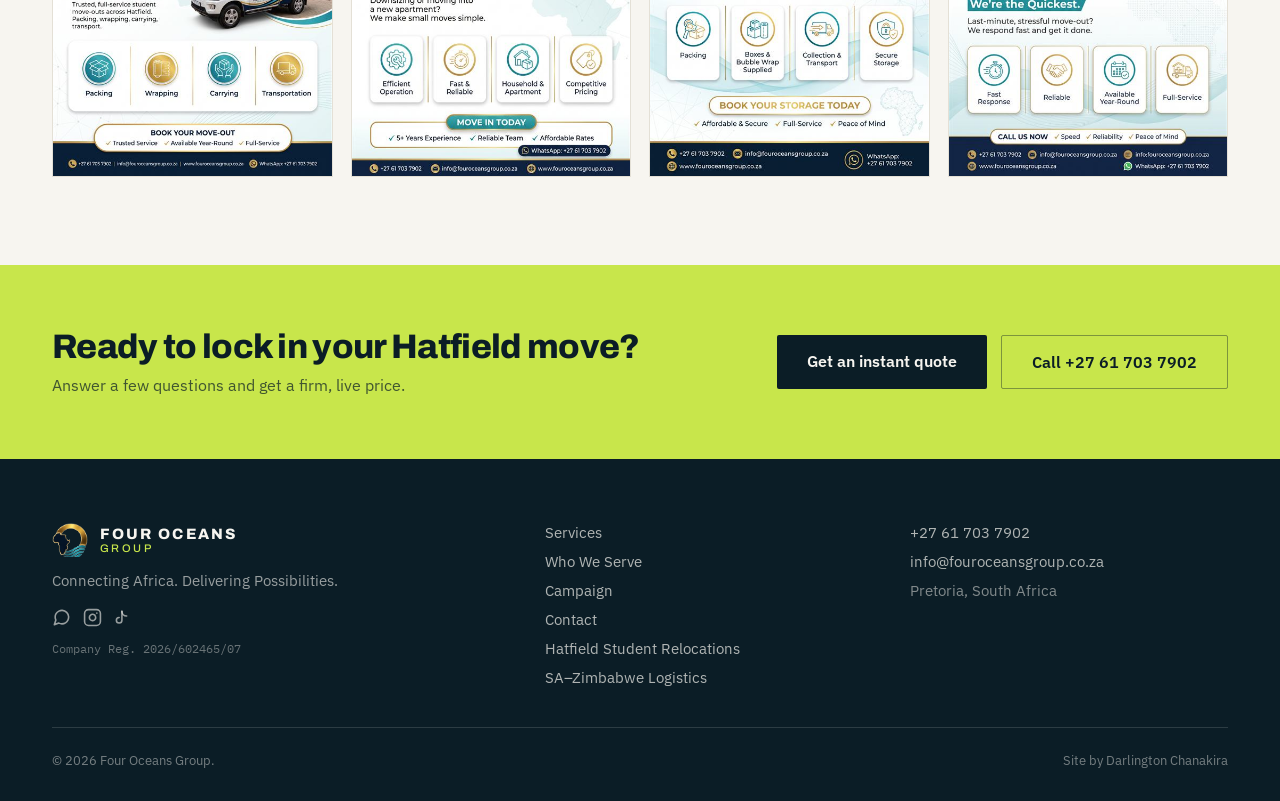
<file: hatfield-student-relocations.html>
<!doctype html>
<html lang="en">
<head>
<meta charset="UTF-8">
<meta name="viewport" content="width=device-width, initial-scale=1.0">
<title>Hatfield Student Relocations & Storage | Four Oceans Group</title>
<meta name="description" content="Full-service Hatfield move-outs and storage for University of Pretoria students in Hatfield, Brooklyn, Colbyn, Sunnyside, Arcadia and Menlo Park. Get an instant quote in minutes.">
<link rel="canonical" href="https://fouroceansgroup.co.za/hatfield-student-relocations.html">

<meta property="og:type" content="website">
<meta property="og:site_name" content="Four Oceans Group">
<meta property="og:title" content="Hatfield Student Relocations & Storage | Four Oceans Group">
<meta property="og:description" content="Full-service Hatfield move-outs and storage for University of Pretoria students in Hatfield, Brooklyn, Colbyn, Sunnyside, Arcadia and Menlo Park. Get an instant quote in minutes.">
<meta property="og:image" content="https://fouroceansgroup.co.za/assets/og-image.jpg">
<meta property="og:image:width" content="1200">
<meta property="og:image:height" content="630">
<meta property="og:url" content="https://fouroceansgroup.co.za/hatfield-student-relocations.html">
<meta property="og:locale" content="en_ZA">
<meta name="twitter:card" content="summary_large_image">
<meta name="twitter:title" content="Hatfield Student Relocations & Storage | Four Oceans Group">
<meta name="twitter:description" content="Full-service Hatfield move-outs and storage for University of Pretoria students in Hatfield, Brooklyn, Colbyn, Sunnyside, Arcadia and Menlo Park. Get an instant quote in minutes.">
<meta name="twitter:image" content="https://fouroceansgroup.co.za/assets/og-image.jpg">

<script src="ga4.js"></script>
<link rel="icon" href="favicon.ico" sizes="any">
<link rel="icon" type="image/png" sizes="32x32" href="assets/favicon-32x32.png">
<link rel="icon" type="image/png" sizes="16x16" href="assets/favicon-16x16.png">
<link rel="apple-touch-icon" href="assets/apple-touch-icon.png">
<link rel="manifest" href="site.webmanifest">
<meta name="theme-color" content="#F7F5F0">
<link rel="preconnect" href="https://fonts.googleapis.com">
<link rel="preconnect" href="https://fonts.gstatic.com" crossorigin>
<link href="https://fonts.googleapis.com/css2?family=Archivo:wght@500;600;700;800&family=IBM+Plex+Sans:wght@400;500;600&family=IBM+Plex+Mono:wght@400;500&display=swap" rel="stylesheet">
<style>
  body { margin: 0; background: #F7F5F0; color: #0B1D26; -webkit-font-smoothing: antialiased; font-family: 'IBM Plex Sans', system-ui, sans-serif; overflow-x: hidden; }
  a { color: #10303D; text-decoration: none; }
  a:hover { color: #0B1D26; }
  * { box-sizing: border-box; }
  a:focus-visible, button:focus-visible { outline: 2px solid #C8E64B; outline-offset: 2px; }

  .link-lime:hover { color: #C8E64B; }
  .link-lime-bright:hover { color: #D8F168; }
  .btn-lime:hover { background: #D8F168; }
  .btn-navy:hover { background: #10303D; }
  .btn-outline:hover { border-color: #C8E64B; color: #C8E64B; }
  .btn-outline-navy:hover { border-color: #0B1D26; }
  .tile-lift:hover { transform: translateY(-4px); }
  .quote-link:hover { gap: 16px; }

  .menu-btn { display: none; }
  .menu-btn svg { pointer-events: none; }
  .sr-only { position: absolute; width: 1px; height: 1px; padding: 0; margin: -1px; overflow: hidden; clip: rect(0,0,0,0); white-space: nowrap; border: 0; }

  #mobileNavPanel[hidden] { display: none; }
  @keyframes mobileNavIn { from { opacity: 0; transform: translateY(-6px); } to { opacity: 1; transform: translateY(0); } }
  .mobile-nav-panel { animation: mobileNavIn 220ms cubic-bezier(0, 0, 0.2, 1) both; }

  .wa-fab { transition: transform 160ms ease, background 160ms ease, box-shadow 160ms ease; }
  .wa-fab:hover { background: #D8F168; transform: translateY(-2px); }

  @media (max-width: 780px) {
    .site-nav, .header-phone { display: none !important; }
    .menu-btn { display: flex !important; }
    .header-inner { padding: 12px 20px !important; gap: 14px !important; }
    .section-inner { padding-left: 20px !important; padding-right: 20px !important; }
    .footer-grid { grid-template-columns: 1fr !important; gap: 32px !important; }
    .h2-lg { font-size: 34px !important; }
  }
  @media (max-width: 860px) {
    .grid-4, .grid-2 { grid-template-columns: repeat(2, 1fr) !important; }
  }
  @media (max-width: 520px) {
    .grid-4, .grid-2 { grid-template-columns: 1fr !important; }
    .wa-fab { width: 52px !important; height: 52px !important; right: 16px !important; bottom: 16px !important; }
  }
</style>
<script type="application/ld+json">
{
  "@context": "https://schema.org",
  "@type": "Service",
  "serviceType": "Student Relocation",
  "provider": { "@type": "MovingCompany", "name": "Four Oceans Group", "url": "https://fouroceansgroup.co.za/", "telephone": "+27617037902" },
  "areaServed": { "@type": "Place", "name": "Hatfield, Pretoria" },
  "name": "Hatfield Student Relocations & Storage",
  "description": "Full-service Hatfield move-outs and secure storage for University of Pretoria students in Hatfield, Brooklyn, Colbyn, Sunnyside, Arcadia and Menlo Park."
}
</script>
</head>
<body>

<header style="position: sticky; top: 0; z-index: 40; background: rgba(11,29,38,0.92); -webkit-backdrop-filter: blur(10px); backdrop-filter: blur(10px); border-bottom: 1px solid rgba(255,255,255,0.1);">
  <div class="header-inner" style="max-width: 1240px; margin: 0 auto; padding: 14px 32px; display: flex; align-items: center; gap: 32px;">
    <a href="index.html#top" style="display: flex; align-items: center; gap: 12px; color: #F7F5F0;">
      <img src="assets/logo-mark.png" alt="Four Oceans Group" style="height: 36px; width: auto; display: block;" />
      <span style="font-family: 'Archivo', sans-serif; font-weight: 800; font-size: 15px; letter-spacing: 0.14em; text-transform: uppercase; line-height: 1.1;">Four Oceans<span style="display: block; font-weight: 500; color: #C8E64B; letter-spacing: 0.22em; font-size: 11px;">Group</span></span>
    </a>
    <nav class="site-nav" style="display: flex; gap: 28px; margin-left: auto; font-size: 14px; font-weight: 500;">
      <a href="index.html#services" class="link-lime" style="color: rgba(247,245,240,0.75);">Services</a>
      <a href="index.html#who-we-serve" class="link-lime" style="color: rgba(247,245,240,0.75);">Who We Serve</a>
      <a href="index.html#campaign" class="link-lime" style="color: rgba(247,245,240,0.75);">Campaign</a>
      <a href="index.html#contact" class="link-lime" style="color: rgba(247,245,240,0.75);">Contact</a>
    </nav>
    <div style="display: flex; align-items: center; gap: 16px;">
      <a href="tel:+27617037902" class="header-phone link-lime" style="font-family: 'IBM Plex Mono', monospace; font-size: 13px; color: rgba(247,245,240,0.75);">+27 61 703 7902</a>
      <a href="quote.html" class="btn-lime" style="background: #C8E64B; color: #0B1D26; font-weight: 600; font-size: 14px; padding: 10px 20px; border-radius: 2px; white-space: nowrap;">Get a Quote</a>
      <button type="button" id="navToggle" class="menu-btn btn-outline" aria-label="Toggle menu" aria-expanded="false" style="align-items: center; justify-content: center; width: 38px; height: 38px; border: 1px solid rgba(247,245,240,0.3); background: transparent; color: #F7F5F0; border-radius: 2px; cursor: pointer; padding: 0;">
        <svg width="18" height="18" viewBox="0 0 24 24" fill="none" stroke="currentColor" stroke-width="2" stroke-linecap="round" stroke-linejoin="round" aria-hidden="true"><path id="navToggleIcon" d="M4 7H20M4 12H20M4 17H20"></path></svg>
      </button>
    </div>
  </div>
  <div id="mobileNavPanel" class="mobile-nav-panel" hidden style="border-top: 1px solid rgba(255,255,255,0.1); background: #0B1D26;">
    <nav style="display: flex; flex-direction: column; padding: 8px 20px 20px;">
      <a href="index.html#services" class="link-lime" style="color: rgba(247,245,240,0.85); padding: 14px 0; border-bottom: 1px solid rgba(255,255,255,0.08); font-size: 15px;">Services</a>
      <a href="index.html#who-we-serve" class="link-lime" style="color: rgba(247,245,240,0.85); padding: 14px 0; border-bottom: 1px solid rgba(255,255,255,0.08); font-size: 15px;">Who We Serve</a>
      <a href="index.html#campaign" class="link-lime" style="color: rgba(247,245,240,0.85); padding: 14px 0; border-bottom: 1px solid rgba(255,255,255,0.08); font-size: 15px;">Campaign</a>
      <a href="index.html#contact" class="link-lime" style="color: rgba(247,245,240,0.85); padding: 14px 0; border-bottom: 1px solid rgba(255,255,255,0.08); font-size: 15px;">Contact</a>
      <a href="tel:+27617037902" style="color: #C8E64B; padding: 14px 0; font-family: 'IBM Plex Mono', monospace; font-size: 14px;">+27 61 703 7902</a>
    </nav>
  </div>
</header>

<section style="background: #0B1D26; padding: 88px 0 72px; color: #F7F5F0;">
  <div class="section-inner" style="max-width: 1240px; margin: 0 auto; padding: 0 32px; display: flex; flex-direction: column; gap: 24px; max-width: 760px;">
    <div style="font-family: 'IBM Plex Mono', monospace; font-size: 12px; letter-spacing: 0.16em; text-transform: uppercase; color: #C8E64B;">Hatfield · Brooklyn · Colbyn · Sunnyside · Arcadia · Menlo Park</div>
    <h1 style="font-family: 'Archivo', sans-serif; font-weight: 800; font-size: 56px; line-height: 1.02; letter-spacing: -0.03em; margin: 0; color: #F7F5F0;">Hatfield Student Relocations &amp; Storage</h1>
    <p style="font-size: 18px; line-height: 1.55; color: rgba(247,245,240,0.78); margin: 0;">Storage between semesters and full-service Hatfield move-outs for University of Pretoria students, done right and on short notice — available year-round.</p>
    <div style="display: flex; gap: 14px; flex-wrap: wrap; padding-top: 6px;">
      <a href="quote.html" class="btn-lime" style="background: #C8E64B; color: #0B1D26; font-weight: 600; font-size: 16px; padding: 16px 32px; border-radius: 2px;">Get an instant quote →</a>
      <a href="https://wa.me/27617037902" target="_blank" rel="noopener" class="btn-outline" style="border: 1px solid rgba(247,245,240,0.35); color: #F7F5F0; font-weight: 600; font-size: 16px; padding: 16px 32px; border-radius: 2px;">WhatsApp Us</a>
    </div>
  </div>
</section>

<section style="background: #F7F5F0; padding: 88px 0;">
  <div class="section-inner" style="max-width: 1240px; margin: 0 auto; padding: 0 32px; display: flex; flex-direction: column; gap: 40px;">
    <div class="grid-2" style="display: grid; grid-template-columns: repeat(2, 1fr); gap: 20px;">
      <article style="background: #FFFFFF; border: 1px solid #E4E0D6; padding: 32px 28px; display: flex; flex-direction: column; gap: 12px;">
        <div style="width: 26px; height: 3px; background: #C8E64B;"></div>
        <h2 style="font-family: 'Archivo', sans-serif; font-weight: 700; font-size: 22px; margin: 0; color: #0B1D26;">Student Storage</h2>
        <p style="font-size: 15px; line-height: 1.6; color: #4C5C62; margin: 0;">Affordable, secure storage for University of Pretoria (UP) students in Hatfield, over holidays, internships and lease transitions.</p>
      </article>
      <article style="background: #FFFFFF; border: 1px solid #E4E0D6; padding: 32px 28px; display: flex; flex-direction: column; gap: 12px;">
        <div style="width: 26px; height: 3px; background: #C8E64B;"></div>
        <h2 style="font-family: 'Archivo', sans-serif; font-weight: 700; font-size: 22px; margin: 0; color: #0B1D26;">Student Relocations</h2>
        <p style="font-size: 15px; line-height: 1.6; color: #4C5C62; margin: 0;">Hatfield move-outs for UP students, done right and on short notice. Available year-round.</p>
      </article>
    </div>

    <div style="display: flex; flex-direction: column; gap: 20px; max-width: 780px;">
      <h2 style="font-family: 'Archivo', sans-serif; font-weight: 700; font-size: 32px; letter-spacing: -0.02em; margin: 0; color: #0B1D26;">What's included</h2>
      <ul style="margin: 0; padding-left: 20px; display: flex; flex-direction: column; gap: 10px; font-size: 15.5px; line-height: 1.6; color: #4C5C62;">
        <li>Truck selection sized to your load, or use our load assistant if you're not sure what fits</li>
        <li>Additional helpers for loading and unloading</li>
        <li>Stairs and lift access handled separately for pickup and drop-off, since access affects time and crew</li>
        <li>Optional box packaging and a full packing service if you'd rather not pack yourself</li>
        <li>Same-day bookings welcome at no extra cost — a small fee applies only for next-day notice</li>
        <li>Optional Goods in Transit cover for your declared item value, subject to approved cover</li>
      </ul>
      <p style="font-size: 15.5px; line-height: 1.6; color: #4C5C62; margin: 0;">Get a live, itemised price by answering a few questions in our quote wizard — no phone call needed.</p>
    </div>

    <div style="background: #10303D; color: #F7F5F0; padding: 40px 36px; display: flex; flex-direction: column; gap: 12px;">
      <h2 style="font-family: 'Archivo', sans-serif; font-weight: 700; font-size: 26px; margin: 0;">UP Students (Hatfield)</h2>
      <p style="font-size: 15.5px; line-height: 1.6; color: rgba(247,245,240,0.8); margin: 0;">Storage between semesters and full-service Hatfield move-outs for University of Pretoria students.</p>
      <div>
        <a href="quote.html" class="quote-link" style="display: inline-flex; align-items: center; gap: 10px; font-family: 'Archivo', sans-serif; font-weight: 700; font-size: 16px; color: #F7F5F0; border-bottom: 2px solid #C8E64B; padding-bottom: 4px; margin-top: 8px;">Get an instant quote →</a>
      </div>
    </div>

    <div class="grid-4" style="display: grid; grid-template-columns: repeat(4, 1fr); gap: 18px;">
      <figure style="margin: 0; display: flex; flex-direction: column; gap: 10px;"><img src="assets/posters/Hatfield-Move-Out-Poster.jpg" alt="Four Oceans Group poster: Hatfield Move-Out" loading="lazy" style="width: 100%; aspect-ratio: 3 / 4; object-fit: cover; background: #E4E0D6; display: block; border: 1px solid #E4E0D6;" /></figure>
      <figure style="margin: 0; display: flex; flex-direction: column; gap: 10px;"><img src="assets/posters/Apartment-Moves-Made-Easy-Poster.jpg" alt="Four Oceans Group poster: Apartment Moves, Made Easy" loading="lazy" style="width: 100%; aspect-ratio: 3 / 4; object-fit: cover; background: #E4E0D6; display: block; border: 1px solid #E4E0D6;" /></figure>
      <figure style="margin: 0; display: flex; flex-direction: column; gap: 10px;"><img src="assets/posters/Holiday-Storage-Poster.jpg" alt="Four Oceans Group poster: Holiday Storage" loading="lazy" style="width: 100%; aspect-ratio: 3 / 4; object-fit: cover; background: #E4E0D6; display: block; border: 1px solid #E4E0D6;" /></figure>
      <figure style="margin: 0; display: flex; flex-direction: column; gap: 10px;"><img src="assets/posters/Last-Minute-Move-Poster.jpg" alt="Four Oceans Group poster: Last-Minute Move" loading="lazy" style="width: 100%; aspect-ratio: 3 / 4; object-fit: cover; background: #E4E0D6; display: block; border: 1px solid #E4E0D6;" /></figure>
    </div>
  </div>
</section>

<section style="background: #C8E64B; padding: 64px 0;">
  <div class="section-inner" style="max-width: 1240px; margin: 0 auto; padding: 0 32px; display: flex; align-items: center; justify-content: space-between; gap: 48px; flex-wrap: wrap;">
    <div>
      <h2 style="font-family: 'Archivo', sans-serif; font-weight: 800; font-size: 34px; line-height: 1.05; letter-spacing: -0.02em; margin: 0 0 10px; color: #0B1D26;">Ready to lock in your Hatfield move?</h2>
      <p style="font-size: 16px; color: rgba(11,29,38,0.72); margin: 0;">Answer a few questions and get a firm, live price.</p>
    </div>
    <div style="display: flex; gap: 14px; flex-wrap: wrap;">
      <a href="quote.html" class="btn-navy" style="background: #0B1D26; color: #F7F5F0; font-weight: 600; font-size: 16px; padding: 16px 30px; border-radius: 2px;">Get an instant quote</a>
      <a href="tel:+27617037902" class="btn-outline-navy" style="border: 1px solid rgba(11,29,38,0.4); color: #0B1D26; font-weight: 600; font-size: 16px; padding: 16px 30px; border-radius: 2px;">Call +27 61 703 7902</a>
    </div>
  </div>
</section>

<footer style="background: #0B1D26; color: rgba(247,245,240,0.7); padding: 64px 0 32px;">
  <div class="section-inner" style="max-width: 1240px; margin: 0 auto; padding: 0 32px; display: flex; flex-direction: column; gap: 40px;">
    <div class="footer-grid" style="display: grid; grid-template-columns: 1.4fr 1fr 1fr; gap: 48px;">
      <div style="display: flex; flex-direction: column; gap: 14px;">
        <div style="display: flex; align-items: center; gap: 12px;">
          <img src="assets/logo-mark.png" alt="Four Oceans Group" style="height: 34px; width: auto; display: block;" />
          <span style="font-family: 'Archivo', sans-serif; font-weight: 800; font-size: 15px; letter-spacing: 0.14em; text-transform: uppercase; color: #F7F5F0; line-height: 1.1;">Four Oceans<span style="display: block; font-weight: 500; color: #C8E64B; letter-spacing: 0.22em; font-size: 11px;">Group</span></span>
        </div>
        <p style="margin: 0; font-size: 15px; color: rgba(247,245,240,0.6);">Connecting Africa. Delivering Possibilities.</p>
        <div style="display: flex; align-items: center; gap: 12px; margin-top: 4px;">
          <a href="https://wa.me/27617037902" target="_blank" rel="noopener" aria-label="WhatsApp" class="link-lime" style="color: rgba(247,245,240,0.6); display: flex;">
            <svg width="19" height="19" viewBox="0 0 24 24" fill="none" stroke="currentColor" stroke-width="2" stroke-linecap="round" stroke-linejoin="round"><path d="M21 11.5a8.38 8.38 0 0 1-.9 3.8 8.5 8.5 0 0 1-7.6 4.7 8.38 8.38 0 0 1-3.8-.9L3 21l1.9-5.7a8.38 8.38 0 0 1-.9-3.8 8.5 8.5 0 0 1 4.7-7.6 8.38 8.38 0 0 1 3.8-.9h.5a8.48 8.48 0 0 1 8 8v.5z"></path></svg>
          </a>
          <a href="https://www.instagram.com/fouroceansgroup" target="_blank" rel="noopener" aria-label="Instagram" class="link-lime" style="color: rgba(247,245,240,0.6); display: flex;">
            <svg width="19" height="19" viewBox="0 0 24 24" fill="none" stroke="currentColor" stroke-width="2" stroke-linecap="round" stroke-linejoin="round"><rect x="2" y="2" width="20" height="20" rx="5" ry="5"></rect><path d="M16 11.37A4 4 0 1 1 12.63 8 4 4 0 0 1 16 11.37z"></path><line x1="17.5" y1="6.5" x2="17.51" y2="6.5"></line></svg>
          </a>
          <a href="https://www.tiktok.com/@fouroceansgroup" target="_blank" rel="noopener" aria-label="TikTok" class="link-lime" style="color: rgba(247,245,240,0.6); display: flex;">
            <svg width="19" height="19" viewBox="0 0 24 24" fill="none" stroke="currentColor" stroke-width="2" stroke-linecap="round" stroke-linejoin="round"><path d="M10 4v11.5a3.5 3.5 0 1 1-3.5-3.5"></path><path d="M10 4c0 3.5 2.5 6 6 6"></path></svg>
          </a>
        </div>
        <p style="margin: 0; font-family: 'IBM Plex Mono', monospace; font-size: 12px; color: rgba(247,245,240,0.4);">Company Reg. 2026/602465/07</p>
      </div>
      <nav style="display: flex; flex-direction: column; gap: 10px; font-size: 15px;">
        <a href="index.html#services" class="link-lime" style="color: rgba(247,245,240,0.7);">Services</a>
        <a href="index.html#who-we-serve" class="link-lime" style="color: rgba(247,245,240,0.7);">Who We Serve</a>
        <a href="index.html#campaign" class="link-lime" style="color: rgba(247,245,240,0.7);">Campaign</a>
        <a href="index.html#contact" class="link-lime" style="color: rgba(247,245,240,0.7);">Contact</a>
        <a href="hatfield-student-relocations.html" class="link-lime" style="color: rgba(247,245,240,0.7);">Hatfield Student Relocations</a>
        <a href="south-africa-zimbabwe-logistics.html" class="link-lime" style="color: rgba(247,245,240,0.7);">SA–Zimbabwe Logistics</a>
      </nav>
      <div style="display: flex; flex-direction: column; gap: 10px; font-size: 15px;">
        <a href="tel:+27617037902" class="link-lime" style="color: rgba(247,245,240,0.7);">+27 61 703 7902</a>
        <a href="mailto:info@fouroceansgroup.co.za" class="link-lime" style="color: rgba(247,245,240,0.7);">info@fouroceansgroup.co.za</a>
        <span style="color: rgba(247,245,240,0.5);">Pretoria, South Africa</span>
      </div>
    </div>
    <div style="border-top: 1px solid rgba(247,245,240,0.14); padding-top: 24px; display: flex; justify-content: space-between; gap: 24px; flex-wrap: wrap; font-size: 13px; color: rgba(247,245,240,0.45);">
      <span>© 2026 Four Oceans Group.</span>
      <a href="https://darlingtonchanakira.com" target="_blank" rel="noopener" class="link-lime" style="color: rgba(247,245,240,0.45);">Site by Darlington Chanakira</a>
    </div>
  </div>
</footer>

<a href="https://wa.me/27617037902" target="_blank" rel="noopener" aria-label="Chat on WhatsApp" class="wa-fab" style="position: fixed; right: 20px; bottom: 20px; z-index: 45; width: 58px; height: 58px; border-radius: 50%; background: #C8E64B; color: #0B1D26; display: flex; align-items: center; justify-content: center; box-shadow: 0 10px 24px -6px rgba(11,29,38,0.45);">
  <svg width="27" height="27" viewBox="0 0 24 24" fill="none" stroke="currentColor" stroke-width="2" stroke-linecap="round" stroke-linejoin="round"><path d="M21 11.5a8.38 8.38 0 0 1-.9 3.8 8.5 8.5 0 0 1-7.6 4.7 8.38 8.38 0 0 1-3.8-.9L3 21l1.9-5.7a8.38 8.38 0 0 1-.9-3.8 8.5 8.5 0 0 1 4.7-7.6 8.38 8.38 0 0 1 3.8-.9h.5a8.48 8.48 0 0 1 8 8v.5z"></path></svg>
</a>

<script src="script.js?v=3"></script>
</body>
</html>
</file>
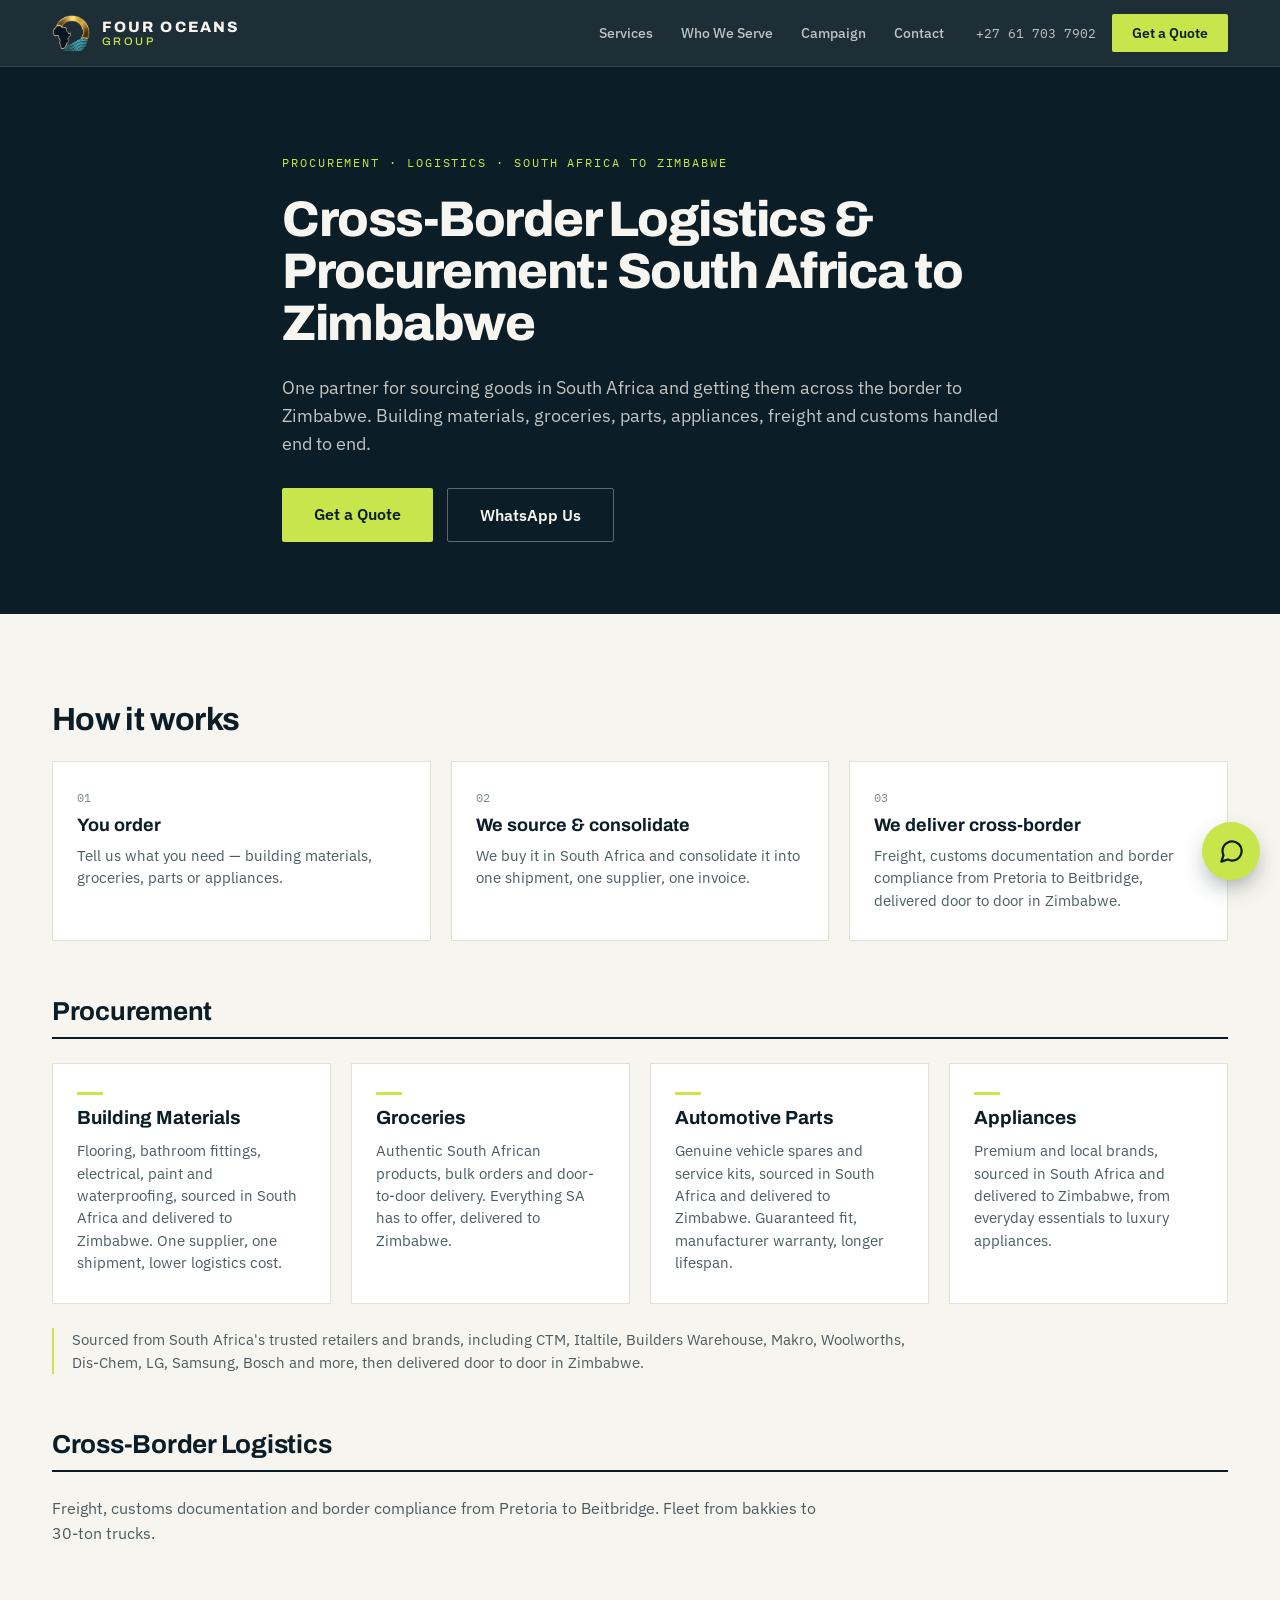
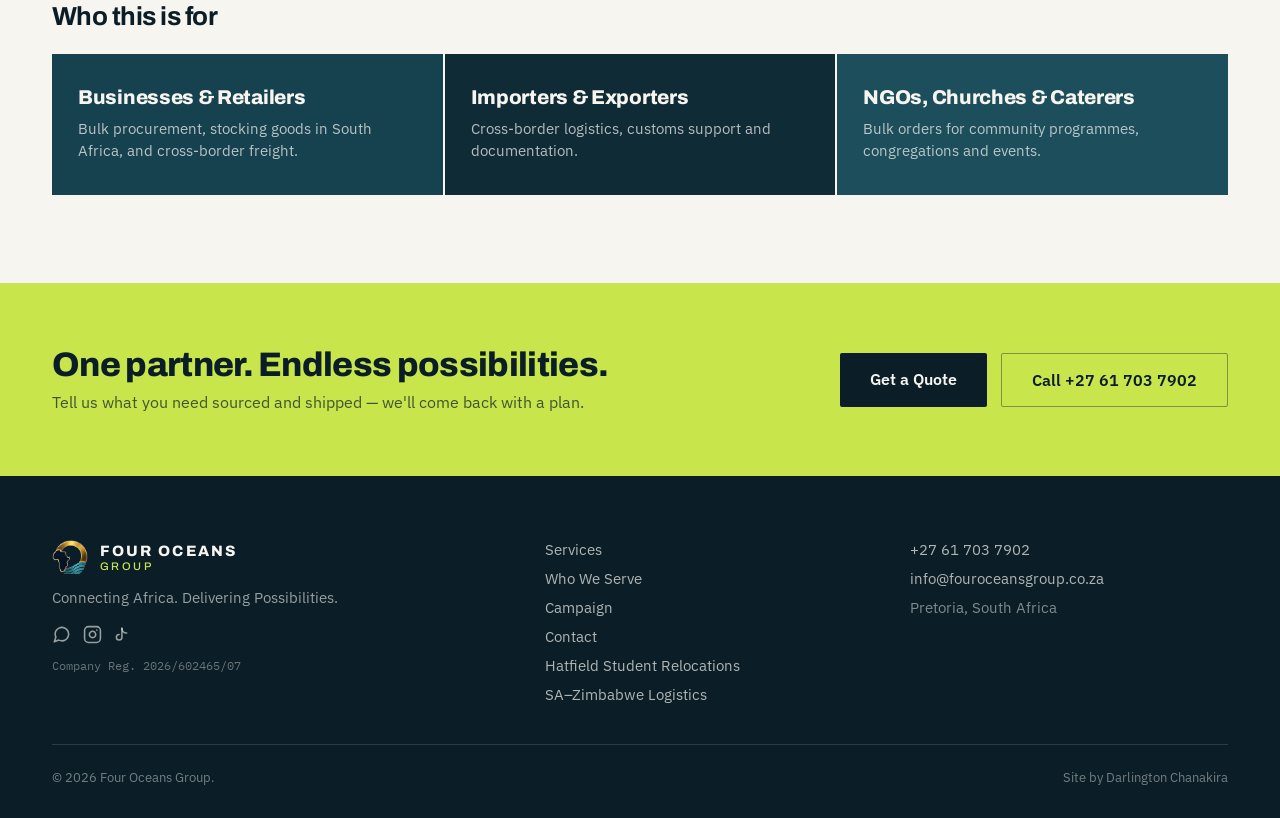
<file: south-africa-zimbabwe-logistics.html>
<!doctype html>
<html lang="en">
<head>
<meta charset="UTF-8">
<meta name="viewport" content="width=device-width, initial-scale=1.0">
<title>Cross-Border Logistics & Procurement: South Africa to Zimbabwe | Four Oceans Group</title>
<meta name="description" content="Building materials, groceries, auto parts and appliances sourced in South Africa and delivered door to door in Zimbabwe. Freight, customs documentation and border compliance from Pretoria to Beitbridge.">
<link rel="canonical" href="https://fouroceansgroup.co.za/south-africa-zimbabwe-logistics.html">

<meta property="og:type" content="website">
<meta property="og:site_name" content="Four Oceans Group">
<meta property="og:title" content="Cross-Border Logistics & Procurement: South Africa to Zimbabwe | Four Oceans Group">
<meta property="og:description" content="Building materials, groceries, auto parts and appliances sourced in South Africa and delivered door to door in Zimbabwe. Freight, customs documentation and border compliance from Pretoria to Beitbridge.">
<meta property="og:image" content="https://fouroceansgroup.co.za/assets/og-image.jpg">
<meta property="og:image:width" content="1200">
<meta property="og:image:height" content="630">
<meta property="og:url" content="https://fouroceansgroup.co.za/south-africa-zimbabwe-logistics.html">
<meta property="og:locale" content="en_ZA">
<meta name="twitter:card" content="summary_large_image">
<meta name="twitter:title" content="Cross-Border Logistics & Procurement: South Africa to Zimbabwe | Four Oceans Group">
<meta name="twitter:description" content="Building materials, groceries, auto parts and appliances sourced in South Africa and delivered door to door in Zimbabwe. Freight, customs documentation and border compliance from Pretoria to Beitbridge.">
<meta name="twitter:image" content="https://fouroceansgroup.co.za/assets/og-image.jpg">

<script src="ga4.js"></script>
<link rel="icon" href="favicon.ico" sizes="any">
<link rel="icon" type="image/png" sizes="32x32" href="assets/favicon-32x32.png">
<link rel="icon" type="image/png" sizes="16x16" href="assets/favicon-16x16.png">
<link rel="apple-touch-icon" href="assets/apple-touch-icon.png">
<link rel="manifest" href="site.webmanifest">
<meta name="theme-color" content="#F7F5F0">
<link rel="preconnect" href="https://fonts.googleapis.com">
<link rel="preconnect" href="https://fonts.gstatic.com" crossorigin>
<link href="https://fonts.googleapis.com/css2?family=Archivo:wght@500;600;700;800&family=IBM+Plex+Sans:wght@400;500;600&family=IBM+Plex+Mono:wght@400;500&display=swap" rel="stylesheet">
<style>
  body { margin: 0; background: #F7F5F0; color: #0B1D26; -webkit-font-smoothing: antialiased; font-family: 'IBM Plex Sans', system-ui, sans-serif; overflow-x: hidden; }
  a { color: #10303D; text-decoration: none; }
  a:hover { color: #0B1D26; }
  * { box-sizing: border-box; }
  a:focus-visible, button:focus-visible { outline: 2px solid #C8E64B; outline-offset: 2px; }

  .link-lime:hover { color: #C8E64B; }
  .link-lime-bright:hover { color: #D8F168; }
  .btn-lime:hover { background: #D8F168; }
  .btn-navy:hover { background: #10303D; }
  .btn-outline:hover { border-color: #C8E64B; color: #C8E64B; }
  .btn-outline-navy:hover { border-color: #0B1D26; }
  .tile-lift:hover { transform: translateY(-4px); }
  .quote-link:hover { gap: 16px; }

  .menu-btn { display: none; }
  .menu-btn svg { pointer-events: none; }
  .sr-only { position: absolute; width: 1px; height: 1px; padding: 0; margin: -1px; overflow: hidden; clip: rect(0,0,0,0); white-space: nowrap; border: 0; }

  #mobileNavPanel[hidden] { display: none; }
  @keyframes mobileNavIn { from { opacity: 0; transform: translateY(-6px); } to { opacity: 1; transform: translateY(0); } }
  .mobile-nav-panel { animation: mobileNavIn 220ms cubic-bezier(0, 0, 0.2, 1) both; }

  .wa-fab { transition: transform 160ms ease, background 160ms ease, box-shadow 160ms ease; }
  .wa-fab:hover { background: #D8F168; transform: translateY(-2px); }

  @media (max-width: 780px) {
    .site-nav, .header-phone { display: none !important; }
    .menu-btn { display: flex !important; }
    .header-inner { padding: 12px 20px !important; gap: 14px !important; }
    .section-inner { padding-left: 20px !important; padding-right: 20px !important; }
    .footer-grid { grid-template-columns: 1fr !important; gap: 32px !important; }
    .h2-lg { font-size: 34px !important; }
  }
  @media (max-width: 860px) {
    .grid-4, .grid-3 { grid-template-columns: repeat(2, 1fr) !important; }
  }
  @media (max-width: 520px) {
    .grid-4, .grid-3 { grid-template-columns: 1fr !important; }
    .wa-fab { width: 52px !important; height: 52px !important; right: 16px !important; bottom: 16px !important; }
  }
</style>
<script type="application/ld+json">
{
  "@context": "https://schema.org",
  "@type": "Service",
  "serviceType": "Cross-Border Procurement & Logistics",
  "provider": { "@type": "MovingCompany", "name": "Four Oceans Group", "url": "https://fouroceansgroup.co.za/", "telephone": "+27617037902" },
  "areaServed": [
    { "@type": "Country", "name": "South Africa" },
    { "@type": "Country", "name": "Zimbabwe" }
  ],
  "name": "Cross-Border Logistics & Procurement: South Africa to Zimbabwe",
  "description": "Building materials, groceries, auto parts and appliances sourced in South Africa and delivered door to door in Zimbabwe, with freight, customs documentation and border compliance from Pretoria to Beitbridge."
}
</script>
</head>
<body>

<header style="position: sticky; top: 0; z-index: 40; background: rgba(11,29,38,0.92); -webkit-backdrop-filter: blur(10px); backdrop-filter: blur(10px); border-bottom: 1px solid rgba(255,255,255,0.1);">
  <div class="header-inner" style="max-width: 1240px; margin: 0 auto; padding: 14px 32px; display: flex; align-items: center; gap: 32px;">
    <a href="index.html#top" style="display: flex; align-items: center; gap: 12px; color: #F7F5F0;">
      <img src="assets/logo-mark.png" alt="Four Oceans Group" style="height: 36px; width: auto; display: block;" />
      <span style="font-family: 'Archivo', sans-serif; font-weight: 800; font-size: 15px; letter-spacing: 0.14em; text-transform: uppercase; line-height: 1.1;">Four Oceans<span style="display: block; font-weight: 500; color: #C8E64B; letter-spacing: 0.22em; font-size: 11px;">Group</span></span>
    </a>
    <nav class="site-nav" style="display: flex; gap: 28px; margin-left: auto; font-size: 14px; font-weight: 500;">
      <a href="index.html#services" class="link-lime" style="color: rgba(247,245,240,0.75);">Services</a>
      <a href="index.html#who-we-serve" class="link-lime" style="color: rgba(247,245,240,0.75);">Who We Serve</a>
      <a href="index.html#campaign" class="link-lime" style="color: rgba(247,245,240,0.75);">Campaign</a>
      <a href="index.html#contact" class="link-lime" style="color: rgba(247,245,240,0.75);">Contact</a>
    </nav>
    <div style="display: flex; align-items: center; gap: 16px;">
      <a href="tel:+27617037902" class="header-phone link-lime" style="font-family: 'IBM Plex Mono', monospace; font-size: 13px; color: rgba(247,245,240,0.75);">+27 61 703 7902</a>
      <a href="index.html#contact" class="btn-lime" style="background: #C8E64B; color: #0B1D26; font-weight: 600; font-size: 14px; padding: 10px 20px; border-radius: 2px; white-space: nowrap;">Get a Quote</a>
      <button type="button" id="navToggle" class="menu-btn btn-outline" aria-label="Toggle menu" aria-expanded="false" style="align-items: center; justify-content: center; width: 38px; height: 38px; border: 1px solid rgba(247,245,240,0.3); background: transparent; color: #F7F5F0; border-radius: 2px; cursor: pointer; padding: 0;">
        <svg width="18" height="18" viewBox="0 0 24 24" fill="none" stroke="currentColor" stroke-width="2" stroke-linecap="round" stroke-linejoin="round" aria-hidden="true"><path id="navToggleIcon" d="M4 7H20M4 12H20M4 17H20"></path></svg>
      </button>
    </div>
  </div>
  <div id="mobileNavPanel" class="mobile-nav-panel" hidden style="border-top: 1px solid rgba(255,255,255,0.1); background: #0B1D26;">
    <nav style="display: flex; flex-direction: column; padding: 8px 20px 20px;">
      <a href="index.html#services" class="link-lime" style="color: rgba(247,245,240,0.85); padding: 14px 0; border-bottom: 1px solid rgba(255,255,255,0.08); font-size: 15px;">Services</a>
      <a href="index.html#who-we-serve" class="link-lime" style="color: rgba(247,245,240,0.85); padding: 14px 0; border-bottom: 1px solid rgba(255,255,255,0.08); font-size: 15px;">Who We Serve</a>
      <a href="index.html#campaign" class="link-lime" style="color: rgba(247,245,240,0.85); padding: 14px 0; border-bottom: 1px solid rgba(255,255,255,0.08); font-size: 15px;">Campaign</a>
      <a href="index.html#contact" class="link-lime" style="color: rgba(247,245,240,0.85); padding: 14px 0; border-bottom: 1px solid rgba(255,255,255,0.08); font-size: 15px;">Contact</a>
      <a href="tel:+27617037902" style="color: #C8E64B; padding: 14px 0; font-family: 'IBM Plex Mono', monospace; font-size: 14px;">+27 61 703 7902</a>
    </nav>
  </div>
</header>

<section style="background: #0B1D26; padding: 88px 0 72px; color: #F7F5F0;">
  <div class="section-inner" style="max-width: 1240px; margin: 0 auto; padding: 0 32px; display: flex; flex-direction: column; gap: 24px; max-width: 780px;">
    <div style="font-family: 'IBM Plex Mono', monospace; font-size: 12px; letter-spacing: 0.16em; text-transform: uppercase; color: #C8E64B;">Procurement · Logistics · South Africa to Zimbabwe</div>
    <h1 style="font-family: 'Archivo', sans-serif; font-weight: 800; font-size: 50px; line-height: 1.04; letter-spacing: -0.03em; margin: 0; color: #F7F5F0;">Cross-Border Logistics &amp; Procurement: South Africa to Zimbabwe</h1>
    <p style="font-size: 18px; line-height: 1.55; color: rgba(247,245,240,0.78); margin: 0;">One partner for sourcing goods in South Africa and getting them across the border to Zimbabwe. Building materials, groceries, parts, appliances, freight and customs handled end to end.</p>
    <div style="display: flex; gap: 14px; flex-wrap: wrap; padding-top: 6px;">
      <a href="index.html#contact" class="btn-lime" style="background: #C8E64B; color: #0B1D26; font-weight: 600; font-size: 16px; padding: 16px 32px; border-radius: 2px;">Get a Quote</a>
      <a href="https://wa.me/27617037902" target="_blank" rel="noopener" class="btn-outline" style="border: 1px solid rgba(247,245,240,0.35); color: #F7F5F0; font-weight: 600; font-size: 16px; padding: 16px 32px; border-radius: 2px;">WhatsApp Us</a>
    </div>
  </div>
</section>

<section style="background: #F7F5F0; padding: 88px 0;">
  <div class="section-inner" style="max-width: 1240px; margin: 0 auto; padding: 0 32px; display: flex; flex-direction: column; gap: 56px;">

    <div style="display: flex; flex-direction: column; gap: 24px;">
      <h2 style="font-family: 'Archivo', sans-serif; font-weight: 700; font-size: 32px; letter-spacing: -0.02em; margin: 0; color: #0B1D26;">How it works</h2>
      <div class="grid-3" style="display: grid; grid-template-columns: repeat(3, 1fr); gap: 20px;">
        <article style="background: #FFFFFF; border: 1px solid #E4E0D6; padding: 28px 24px; display: flex; flex-direction: column; gap: 10px;">
          <div style="font-family: 'IBM Plex Mono', monospace; font-size: 12px; color: #7A8A8F;">01</div>
          <h3 style="font-family: 'Archivo', sans-serif; font-weight: 700; font-size: 18px; margin: 0; color: #0B1D26;">You order</h3>
          <p style="font-size: 14.5px; line-height: 1.55; color: #4C5C62; margin: 0;">Tell us what you need — building materials, groceries, parts or appliances.</p>
        </article>
        <article style="background: #FFFFFF; border: 1px solid #E4E0D6; padding: 28px 24px; display: flex; flex-direction: column; gap: 10px;">
          <div style="font-family: 'IBM Plex Mono', monospace; font-size: 12px; color: #7A8A8F;">02</div>
          <h3 style="font-family: 'Archivo', sans-serif; font-weight: 700; font-size: 18px; margin: 0; color: #0B1D26;">We source &amp; consolidate</h3>
          <p style="font-size: 14.5px; line-height: 1.55; color: #4C5C62; margin: 0;">We buy it in South Africa and consolidate it into one shipment, one supplier, one invoice.</p>
        </article>
        <article style="background: #FFFFFF; border: 1px solid #E4E0D6; padding: 28px 24px; display: flex; flex-direction: column; gap: 10px;">
          <div style="font-family: 'IBM Plex Mono', monospace; font-size: 12px; color: #7A8A8F;">03</div>
          <h3 style="font-family: 'Archivo', sans-serif; font-weight: 700; font-size: 18px; margin: 0; color: #0B1D26;">We deliver cross-border</h3>
          <p style="font-size: 14.5px; line-height: 1.55; color: #4C5C62; margin: 0;">Freight, customs documentation and border compliance from Pretoria to Beitbridge, delivered door to door in Zimbabwe.</p>
        </article>
      </div>
    </div>

    <div style="display: flex; flex-direction: column; gap: 24px;">
      <div style="display: flex; align-items: baseline; gap: 16px; border-bottom: 2px solid #0B1D26; padding-bottom: 12px;">
        <h2 style="font-family: 'Archivo', sans-serif; font-weight: 700; font-size: 26px; letter-spacing: -0.01em; margin: 0;">Procurement</h2>
      </div>
      <div class="grid-4" style="display: grid; grid-template-columns: repeat(4, 1fr); gap: 20px;">
        <article class="btn-outline-navy" style="background: #FFFFFF; border: 1px solid #E4E0D6; padding: 28px 24px; display: flex; flex-direction: column; gap: 12px;">
          <div style="width: 26px; height: 3px; background: #C8E64B;"></div>
          <h3 style="font-family: 'Archivo', sans-serif; font-weight: 700; font-size: 19px; margin: 0; color: #0B1D26;">Building Materials</h3>
          <p style="font-size: 14.5px; line-height: 1.55; color: #4C5C62; margin: 0;">Flooring, bathroom fittings, electrical, paint and waterproofing, sourced in South Africa and delivered to Zimbabwe. One supplier, one shipment, lower logistics cost.</p>
        </article>
        <article class="btn-outline-navy" style="background: #FFFFFF; border: 1px solid #E4E0D6; padding: 28px 24px; display: flex; flex-direction: column; gap: 12px;">
          <div style="width: 26px; height: 3px; background: #C8E64B;"></div>
          <h3 style="font-family: 'Archivo', sans-serif; font-weight: 700; font-size: 19px; margin: 0; color: #0B1D26;">Groceries</h3>
          <p style="font-size: 14.5px; line-height: 1.55; color: #4C5C62; margin: 0;">Authentic South African products, bulk orders and door-to-door delivery. Everything SA has to offer, delivered to Zimbabwe.</p>
        </article>
        <article class="btn-outline-navy" style="background: #FFFFFF; border: 1px solid #E4E0D6; padding: 28px 24px; display: flex; flex-direction: column; gap: 12px;">
          <div style="width: 26px; height: 3px; background: #C8E64B;"></div>
          <h3 style="font-family: 'Archivo', sans-serif; font-weight: 700; font-size: 19px; margin: 0; color: #0B1D26;">Automotive Parts</h3>
          <p style="font-size: 14.5px; line-height: 1.55; color: #4C5C62; margin: 0;">Genuine vehicle spares and service kits, sourced in South Africa and delivered to Zimbabwe. Guaranteed fit, manufacturer warranty, longer lifespan.</p>
        </article>
        <article class="btn-outline-navy" style="background: #FFFFFF; border: 1px solid #E4E0D6; padding: 28px 24px; display: flex; flex-direction: column; gap: 12px;">
          <div style="width: 26px; height: 3px; background: #C8E64B;"></div>
          <h3 style="font-family: 'Archivo', sans-serif; font-weight: 700; font-size: 19px; margin: 0; color: #0B1D26;">Appliances</h3>
          <p style="font-size: 14.5px; line-height: 1.55; color: #4C5C62; margin: 0;">Premium and local brands, sourced in South Africa and delivered to Zimbabwe, from everyday essentials to luxury appliances.</p>
        </article>
      </div>
      <p style="font-size: 14.5px; line-height: 1.6; color: #4C5C62; margin: 0; max-width: 860px; border-left: 2px solid #C8E64B; padding-left: 18px;">Sourced from South Africa's trusted retailers and brands, including CTM, Italtile, Builders Warehouse, Makro, Woolworths, Dis-Chem, LG, Samsung, Bosch and more, then delivered door to door in Zimbabwe.</p>
    </div>

    <div style="display: flex; flex-direction: column; gap: 24px;">
      <div style="display: flex; align-items: baseline; gap: 16px; border-bottom: 2px solid #0B1D26; padding-bottom: 12px;">
        <h2 style="font-family: 'Archivo', sans-serif; font-weight: 700; font-size: 26px; letter-spacing: -0.01em; margin: 0;">Cross-Border Logistics</h2>
      </div>
      <p style="font-size: 15.5px; line-height: 1.6; color: #4C5C62; margin: 0; max-width: 780px;">Freight, customs documentation and border compliance from Pretoria to Beitbridge. Fleet from bakkies to 30-ton trucks.</p>
    </div>

    <div style="display: flex; flex-direction: column; gap: 24px;">
      <h2 style="font-family: 'Archivo', sans-serif; font-weight: 700; font-size: 26px; letter-spacing: -0.02em; margin: 0; color: #0B1D26;">Who this is for</h2>
      <div class="grid-3" style="display: grid; grid-template-columns: repeat(3, 1fr); gap: 2px;">
        <div style="background: #16414F; padding: 32px 26px; display: flex; flex-direction: column; gap: 10px;">
          <h3 style="font-family: 'Archivo', sans-serif; font-weight: 800; font-size: 20px; letter-spacing: -0.015em; margin: 0; color: #F7F5F0;">Businesses &amp; Retailers</h3>
          <p style="font-size: 14.5px; line-height: 1.55; color: rgba(247,245,240,0.72); margin: 0;">Bulk procurement, stocking goods in South Africa, and cross-border freight.</p>
        </div>
        <div style="background: #0F2B36; padding: 32px 26px; display: flex; flex-direction: column; gap: 10px;">
          <h3 style="font-family: 'Archivo', sans-serif; font-weight: 800; font-size: 20px; letter-spacing: -0.015em; margin: 0; color: #F7F5F0;">Importers &amp; Exporters</h3>
          <p style="font-size: 14.5px; line-height: 1.55; color: rgba(247,245,240,0.72); margin: 0;">Cross-border logistics, customs support and documentation.</p>
        </div>
        <div style="background: #1C4E5C; padding: 32px 26px; display: flex; flex-direction: column; gap: 10px;">
          <h3 style="font-family: 'Archivo', sans-serif; font-weight: 800; font-size: 20px; letter-spacing: -0.015em; margin: 0; color: #F7F5F0;">NGOs, Churches &amp; Caterers</h3>
          <p style="font-size: 14.5px; line-height: 1.55; color: rgba(247,245,240,0.72); margin: 0;">Bulk orders for community programmes, congregations and events.</p>
        </div>
      </div>
    </div>
  </div>
</section>

<section style="background: #C8E64B; padding: 64px 0;">
  <div class="section-inner" style="max-width: 1240px; margin: 0 auto; padding: 0 32px; display: flex; align-items: center; justify-content: space-between; gap: 48px; flex-wrap: wrap;">
    <div>
      <h2 style="font-family: 'Archivo', sans-serif; font-weight: 800; font-size: 34px; line-height: 1.05; letter-spacing: -0.02em; margin: 0 0 10px; color: #0B1D26;">One partner. Endless possibilities.</h2>
      <p style="font-size: 16px; color: rgba(11,29,38,0.72); margin: 0;">Tell us what you need sourced and shipped — we'll come back with a plan.</p>
    </div>
    <div style="display: flex; gap: 14px; flex-wrap: wrap;">
      <a href="index.html#contact" class="btn-navy" style="background: #0B1D26; color: #F7F5F0; font-weight: 600; font-size: 16px; padding: 16px 30px; border-radius: 2px;">Get a Quote</a>
      <a href="tel:+27617037902" class="btn-outline-navy" style="border: 1px solid rgba(11,29,38,0.4); color: #0B1D26; font-weight: 600; font-size: 16px; padding: 16px 30px; border-radius: 2px;">Call +27 61 703 7902</a>
    </div>
  </div>
</section>

<footer style="background: #0B1D26; color: rgba(247,245,240,0.7); padding: 64px 0 32px;">
  <div class="section-inner" style="max-width: 1240px; margin: 0 auto; padding: 0 32px; display: flex; flex-direction: column; gap: 40px;">
    <div class="footer-grid" style="display: grid; grid-template-columns: 1.4fr 1fr 1fr; gap: 48px;">
      <div style="display: flex; flex-direction: column; gap: 14px;">
        <div style="display: flex; align-items: center; gap: 12px;">
          <img src="assets/logo-mark.png" alt="Four Oceans Group" style="height: 34px; width: auto; display: block;" />
          <span style="font-family: 'Archivo', sans-serif; font-weight: 800; font-size: 15px; letter-spacing: 0.14em; text-transform: uppercase; color: #F7F5F0; line-height: 1.1;">Four Oceans<span style="display: block; font-weight: 500; color: #C8E64B; letter-spacing: 0.22em; font-size: 11px;">Group</span></span>
        </div>
        <p style="margin: 0; font-size: 15px; color: rgba(247,245,240,0.6);">Connecting Africa. Delivering Possibilities.</p>
        <div style="display: flex; align-items: center; gap: 12px; margin-top: 4px;">
          <a href="https://wa.me/27617037902" target="_blank" rel="noopener" aria-label="WhatsApp" class="link-lime" style="color: rgba(247,245,240,0.6); display: flex;">
            <svg width="19" height="19" viewBox="0 0 24 24" fill="none" stroke="currentColor" stroke-width="2" stroke-linecap="round" stroke-linejoin="round"><path d="M21 11.5a8.38 8.38 0 0 1-.9 3.8 8.5 8.5 0 0 1-7.6 4.7 8.38 8.38 0 0 1-3.8-.9L3 21l1.9-5.7a8.38 8.38 0 0 1-.9-3.8 8.5 8.5 0 0 1 4.7-7.6 8.38 8.38 0 0 1 3.8-.9h.5a8.48 8.48 0 0 1 8 8v.5z"></path></svg>
          </a>
          <a href="https://www.instagram.com/fouroceansgroup" target="_blank" rel="noopener" aria-label="Instagram" class="link-lime" style="color: rgba(247,245,240,0.6); display: flex;">
            <svg width="19" height="19" viewBox="0 0 24 24" fill="none" stroke="currentColor" stroke-width="2" stroke-linecap="round" stroke-linejoin="round"><rect x="2" y="2" width="20" height="20" rx="5" ry="5"></rect><path d="M16 11.37A4 4 0 1 1 12.63 8 4 4 0 0 1 16 11.37z"></path><line x1="17.5" y1="6.5" x2="17.51" y2="6.5"></line></svg>
          </a>
          <a href="https://www.tiktok.com/@fouroceansgroup" target="_blank" rel="noopener" aria-label="TikTok" class="link-lime" style="color: rgba(247,245,240,0.6); display: flex;">
            <svg width="19" height="19" viewBox="0 0 24 24" fill="none" stroke="currentColor" stroke-width="2" stroke-linecap="round" stroke-linejoin="round"><path d="M10 4v11.5a3.5 3.5 0 1 1-3.5-3.5"></path><path d="M10 4c0 3.5 2.5 6 6 6"></path></svg>
          </a>
        </div>
        <p style="margin: 0; font-family: 'IBM Plex Mono', monospace; font-size: 12px; color: rgba(247,245,240,0.4);">Company Reg. 2026/602465/07</p>
      </div>
      <nav style="display: flex; flex-direction: column; gap: 10px; font-size: 15px;">
        <a href="index.html#services" class="link-lime" style="color: rgba(247,245,240,0.7);">Services</a>
        <a href="index.html#who-we-serve" class="link-lime" style="color: rgba(247,245,240,0.7);">Who We Serve</a>
        <a href="index.html#campaign" class="link-lime" style="color: rgba(247,245,240,0.7);">Campaign</a>
        <a href="index.html#contact" class="link-lime" style="color: rgba(247,245,240,0.7);">Contact</a>
        <a href="hatfield-student-relocations.html" class="link-lime" style="color: rgba(247,245,240,0.7);">Hatfield Student Relocations</a>
        <a href="south-africa-zimbabwe-logistics.html" class="link-lime" style="color: rgba(247,245,240,0.7);">SA–Zimbabwe Logistics</a>
      </nav>
      <div style="display: flex; flex-direction: column; gap: 10px; font-size: 15px;">
        <a href="tel:+27617037902" class="link-lime" style="color: rgba(247,245,240,0.7);">+27 61 703 7902</a>
        <a href="mailto:info@fouroceansgroup.co.za" class="link-lime" style="color: rgba(247,245,240,0.7);">info@fouroceansgroup.co.za</a>
        <span style="color: rgba(247,245,240,0.5);">Pretoria, South Africa</span>
      </div>
    </div>
    <div style="border-top: 1px solid rgba(247,245,240,0.14); padding-top: 24px; display: flex; justify-content: space-between; gap: 24px; flex-wrap: wrap; font-size: 13px; color: rgba(247,245,240,0.45);">
      <span>© 2026 Four Oceans Group.</span>
      <a href="https://darlingtonchanakira.com" target="_blank" rel="noopener" class="link-lime" style="color: rgba(247,245,240,0.45);">Site by Darlington Chanakira</a>
    </div>
  </div>
</footer>

<a href="https://wa.me/27617037902" target="_blank" rel="noopener" aria-label="Chat on WhatsApp" class="wa-fab" style="position: fixed; right: 20px; bottom: 20px; z-index: 45; width: 58px; height: 58px; border-radius: 50%; background: #C8E64B; color: #0B1D26; display: flex; align-items: center; justify-content: center; box-shadow: 0 10px 24px -6px rgba(11,29,38,0.45);">
  <svg width="27" height="27" viewBox="0 0 24 24" fill="none" stroke="currentColor" stroke-width="2" stroke-linecap="round" stroke-linejoin="round"><path d="M21 11.5a8.38 8.38 0 0 1-.9 3.8 8.5 8.5 0 0 1-7.6 4.7 8.38 8.38 0 0 1-3.8-.9L3 21l1.9-5.7a8.38 8.38 0 0 1-.9-3.8 8.5 8.5 0 0 1 4.7-7.6 8.38 8.38 0 0 1 3.8-.9h.5a8.48 8.48 0 0 1 8 8v.5z"></path></svg>
</a>

<script src="script.js?v=3"></script>
</body>
</html>
</file>
